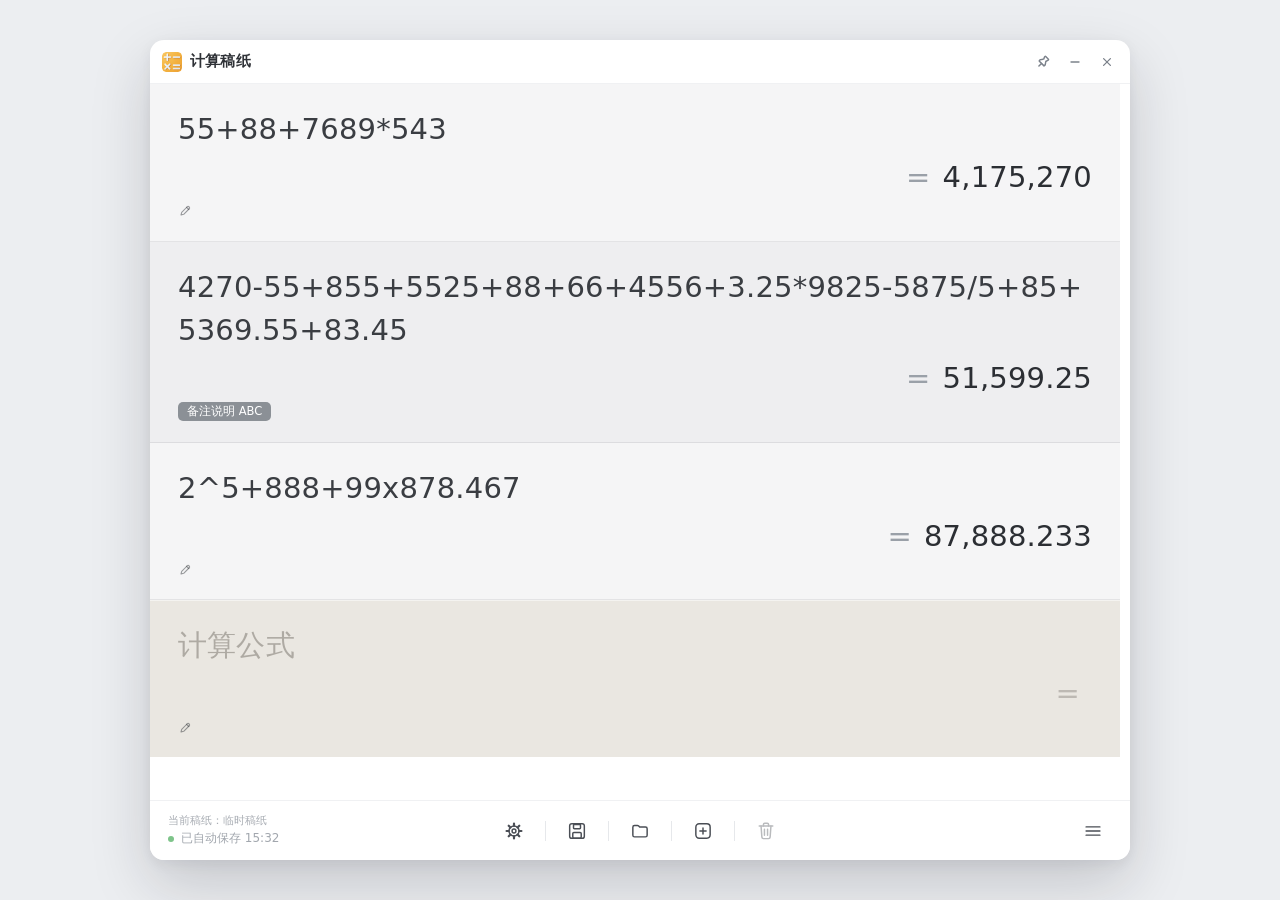
<file: wwwroot/index.html>
<!DOCTYPE html>
<html lang="zh-CN">
<head>
<meta charset="UTF-8">
<meta name="viewport" content="width=device-width, initial-scale=1">
<title>计算稿纸</title>
<link rel="icon" href="data:image/svg+xml,%3Csvg xmlns='http://www.w3.org/2000/svg' viewBox='0 0 24 24'%3E%3Crect width='24' height='24' rx='6' fill='%23f7902e'/%3E%3Cpath d='M6 17c2.2-4.6 4.6-7.2 7.2-7.8M10 19c1.4-3.6 3.2-6 5.4-7.2M15 17.5c.9-1.6 2-2.8 3.3-3.6' stroke='%23fff' stroke-width='2' fill='none' stroke-linecap='round'/%3E%3C/svg%3E">
<link rel="stylesheet" href="style.css">
</head>
<body>
<!--
  说明：本文件既是「设计稿」，也是正式程序的界面底座。
  · 设计稿模式（浏览器直接打开）：.desk 呈现灰底 + 卡片窗口，便于查看阴影与圆角。
  · 应用模式（WebView2 宿主加载时，body 会带 app-mode 类）：铺满窗口，无灰底。
-->
<div class="desk">
  <div id="app" class="window">

    <!-- 标题栏 -->
    <header class="titlebar" id="titlebar">
      <div class="titlebar__brand">
        <img class="brand-icon" src="assets/icon.png" alt="">
        <span class="brand-name">计算稿纸</span>
      </div>
      <div class="titlebar__actions">
        <button class="win-btn win-btn--pin" type="button" data-tip="窗口置顶" aria-label="窗口置顶" aria-pressed="false">
          <svg class="win-btn__icon" viewBox="0 0 24 24" width="14" height="14" fill="none" stroke="currentColor" stroke-width="2.5" stroke-linecap="round" stroke-linejoin="round" aria-hidden="true">
            <path d="M7.8 3.1C7.8 2.55 8.25 2.1 8.8 2.1H15.2C15.75 2.1 16.2 2.55 16.2 3.1C16.2 4.7 15.4 5.7 14.55 7.5C14.55 8.3 18.1 12.1 18.1 12.9C18.1 14.34 17.79 15.5 17.9 15.5H6.1C5.99 15.5 5.9 14.34 5.9 12.9C5.9 12.1 9.45 8.3 9.45 7.5C8.6 5.7 7.8 4.7 7.8 3.1Z"/>
            <path d="M12 15.5V21.9"/>
          </svg>
        </button>
        <button class="win-btn win-btn--min" type="button" data-tip="最小化" aria-label="最小化">
          <svg viewBox="0 0 12 12" width="12" height="12"><path d="M2 6h8" stroke="currentColor" stroke-width="1.3" stroke-linecap="round"/></svg>
        </button>
        <button class="win-btn win-btn--close" type="button" data-tip="关闭" aria-label="关闭">
          <svg viewBox="0 0 12 12" width="12" height="12"><path d="M2.6 2.6l6.8 6.8M9.4 2.6l-6.8 6.8" stroke="currentColor" stroke-width="1.3" stroke-linecap="round"/></svg>
        </button>
      </div>
    </header>

    <!-- 工作区：左侧条格纸 + 右侧运算菜单抽屉（抽屉推开稿纸而非遮挡）。
         条格由 wwwroot/app.js 动态渲染；抽屉由 wwwroot/menu.js 控制。 -->
    <div class="workspace" id="workspace">
      <!-- 条格纸主体（条格由 wwwroot/app.js 动态渲染） -->
      <main class="paper" id="paper"></main>

      <!-- 运算菜单抽屉（默认收起；宽度恒定 280px，从右边缘滑出 + 淡入） -->
      <aside class="menu-drawer" id="menu-drawer" aria-hidden="true" aria-label="运算与函数">
        <div class="menu-drawer__head">
          <span class="menu-drawer__title" id="menu-drawer-title">运算与函数</span>
          <span class="menu-drawer__hint" id="menu-drawer-hint" hidden>排序中 · 拖动气泡调整本行顺序，拖动行首抓手或行尾空白调整整行</span>
        </div>
        <div class="menu-drawer__body" id="menu-chips"></div>
        <!-- 排序模式底部：重置 / 保存（默认隐藏，仅排序模式可见；位于抽屉底、菜单键上方） -->
        <div class="menu-drawer__foot" id="menu-drawer-foot" hidden>
          <button class="menu-sort-btn menu-sort-btn--ghost" id="menu-sort-reset" type="button">重置</button>
          <button class="menu-sort-btn menu-sort-btn--primary" id="menu-sort-save" type="button">保存</button>
        </div>
      </aside>
    </div>

    <!-- 底部功能栏 -->
    <footer class="toolbar">
      <!-- 左下角信息区：上方一行「当前稿纸文件名」，下方一行状态提示（绿点 + 文字）。
           文件名与状态文字均由 wwwroot/persist.js 刷新。 -->
      <div class="toolbar__info">
        <div class="toolbar__filename" id="paper-filename">当前稿纸：临时稿纸</div>
        <div class="toolbar__status">
          <span class="status-dot" aria-hidden="true"></span>
          <span class="status-text">已自动保存 15:32</span>
        </div>
      </div>
      <div class="toolbar__actions">
        <button class="tool tool--icon" type="button" data-tip="设置" aria-label="设置" data-action="settings">
          <svg viewBox="0 0 24 24" fill="none" stroke="currentColor" stroke-width="1.6" stroke-linecap="round">
            <circle cx="12" cy="12" r="5.5"/>
            <circle cx="12" cy="12" r="2.1"/>
            <path d="M17.5 12h2.6M12 17.5v2.6M6.5 12H3.9M12 6.5V3.9M15.9 15.9l1.84 1.84M8.1 15.9l-1.84 1.84M15.9 8.1l1.84-1.84M8.1 8.1 6.26 6.26" stroke-width="2.4"/>
          </svg>
        </button>
        <span class="sep" aria-hidden="true"></span>
        <button class="tool tool--icon" type="button" data-tip="另存稿纸" aria-label="另存稿纸" data-action="saveAs">
          <svg viewBox="0 0 24 24" fill="none" stroke="currentColor" stroke-width="1.6" stroke-linecap="round" stroke-linejoin="round">
            <rect x="4" y="4" width="16" height="16" rx="2.4"/>
            <rect x="8.2" y="4.8" width="7.6" height="4.8" rx="0.8"/>
            <rect x="7.4" y="13.6" width="9.2" height="6.2" rx="1.2"/>
          </svg>
        </button>
        <span class="sep" aria-hidden="true"></span>
        <button class="tool tool--icon" type="button" data-tip="加载稿纸" aria-label="加载稿纸" data-action="open">
          <svg viewBox="0 0 24 24" fill="none" stroke="currentColor" stroke-width="1.6" stroke-linecap="round" stroke-linejoin="round">
            <path d="M4.2 7.8c0-1 .8-1.8 1.8-1.8h3.2c.5 0 1 .2 1.4.6l1 1.1h6.4c1 0 1.8.8 1.8 1.8v7.1c0 1-.8 1.8-1.8 1.8H6c-1 0-1.8-.8-1.8-1.8z"/>
          </svg>
        </button>
        <span class="sep" aria-hidden="true"></span>
        <button class="tool tool--icon" type="button" data-tip="新建稿纸" aria-label="新建稿纸" data-action="new">
          <svg viewBox="0 0 24 24" fill="none" stroke="currentColor" stroke-width="1.6" stroke-linecap="round" stroke-linejoin="round">
            <rect x="4.2" y="4.2" width="15.6" height="15.6" rx="3.6"/>
            <path d="M12 8.6v6.8M8.6 12h6.8"/>
          </svg>
        </button>
        <span class="sep" aria-hidden="true"></span>
        <button class="tool tool--icon tool--danger" type="button" data-tip="删除稿纸" aria-label="删除稿纸" aria-disabled="true" data-action="deletePaper">
          <svg viewBox="0 0 24 24" fill="none" stroke="currentColor" stroke-width="1.6" stroke-linecap="round" stroke-linejoin="round">
            <path d="M4.6 6.6h14.8"/>
            <path d="M9.2 6.6V5a1.4 1.4 0 0 1 1.4-1.4h2.8A1.4 1.4 0 0 1 14.8 5v1.6"/>
            <path d="M6.6 6.6l.9 12.1a1.7 1.7 0 0 0 1.7 1.6h5.6a1.7 1.7 0 0 0 1.7-1.6l.9-12.1"/>
            <path d="M10.3 10.2v6.4M13.7 10.2v6.4"/>
          </svg>
        </button>
      </div>
      <!-- 右下角运算菜单键（三条横杠，风格与左侧底栏图标一致；由 wwwroot/menu.js 接线）。
           位置为底栏右端，距窗口右缘 18px、下缘 11px，避开右/下/右下角的缩放热区。 -->
      <div class="toolbar__spacer">
        <button class="tool tool--icon menu-toggle" id="menu-toggle" type="button"
                data-tip="运算符号" aria-label="运算菜单" aria-haspopup="true" aria-expanded="false">
          <svg viewBox="0 0 24 24" fill="none" stroke="currentColor" stroke-width="1.6" stroke-linecap="round">
            <path d="M4.5 7.5h15"/>
            <path d="M4.5 12h15"/>
            <path d="M4.5 16.5h15"/>
          </svg>
        </button>
      </div>
    </footer>

    <!-- 设置浮层（默认隐藏；显隐与回显由 wwwroot/settings.js 控制）
         复用 style.css 中既有的 .settings-card / .settings-item / .segmented / .switch 类 -->
    <div class="settings-card" id="settings-card" hidden>
      <div class="settings-card__title settings-card__title--row">
        <span>设置</span>
        <button class="settings-close" id="settings-close" type="button" data-tip="关闭设置" aria-label="关闭设置">
          <svg viewBox="0 0 12 12" width="12" height="12"><path d="M2.6 2.6l6.8 6.8M9.4 2.6l-6.8 6.8" stroke="currentColor" stroke-width="1.3" stroke-linecap="round"/></svg>
        </button>
      </div>

      <div class="settings-item">
        <span>三角函数</span>
        <div class="segmented" id="settings-angle">
          <span id="settings-angle-deg" data-angle="deg">角度</span>
          <span id="settings-angle-rad" data-angle="rad">弧度</span>
        </div>
      </div>

      <div class="settings-item">
        <span>结果千分位</span>
        <span class="switch" id="settings-grouping" role="switch" aria-checked="true" aria-label="结果千分位" tabindex="0" data-tip="结果千分位"></span>
      </div>

      <div class="settings-item">
        <span>开机自启动</span>
        <span class="switch" id="settings-boot" role="switch" aria-checked="false" aria-label="开机自启动" tabindex="0" data-tip="开机自启动"></span>
      </div>

      <!-- 全局快捷键（本轮改为单值）：可录制的取值胶囊 + 重置为 Alt+C -->
      <div class="settings-item">
        <span>全局快捷键</span>
        <span class="hotkey-box">
          <button class="hotkey-pill" id="settings-hotkey-key" type="button" data-tip="点击后按下新的快捷键">未设置</button>
          <button class="hotkey-reset" id="settings-hotkey-reset" type="button" data-tip="重置为 Alt+C" aria-label="重置为 Alt+C">重置</button>
        </span>
      </div>

      <div class="settings-hint" id="settings-hotkey-hint" hidden></div>
      <div class="settings-hint" id="settings-hotkey-error" hidden></div>
    </div>

    <!-- 应用内确认弹窗（默认隐藏；结构与视觉复用设置面板，由 wwwroot/confirm.js 控制。
         标题由 ConfirmBox.open 的第三个参数按场景改写） -->
    <div class="settings-card confirm-card" id="confirm-card" hidden role="dialog" aria-labelledby="confirm-title">
      <div class="settings-card__title" id="confirm-title">删除稿纸</div>
      <div class="confirm-card__body" id="confirm-message">确定删除当前稿纸文件吗？文件会被放入回收站（可从回收站恢复），界面将回到临时稿纸。</div>
      <div class="confirm-card__actions">
        <button class="confirm-btn confirm-btn--ghost" id="confirm-cancel" type="button">取消</button>
        <button class="confirm-btn confirm-btn--danger" id="confirm-confirm" type="button">确认删除</button>
      </div>
    </div>

  </div>
</div>
<script src="bridge.js"></script>
<script src="calc-engine.js"></script>
<script src="app.js"></script>
<script src="tooltip.js"></script>
<script src="confirm.js"></script>
<script src="persist.js"></script>
<script src="settings.js"></script>
<script src="menu.js"></script>
</body>
</html>
</file>
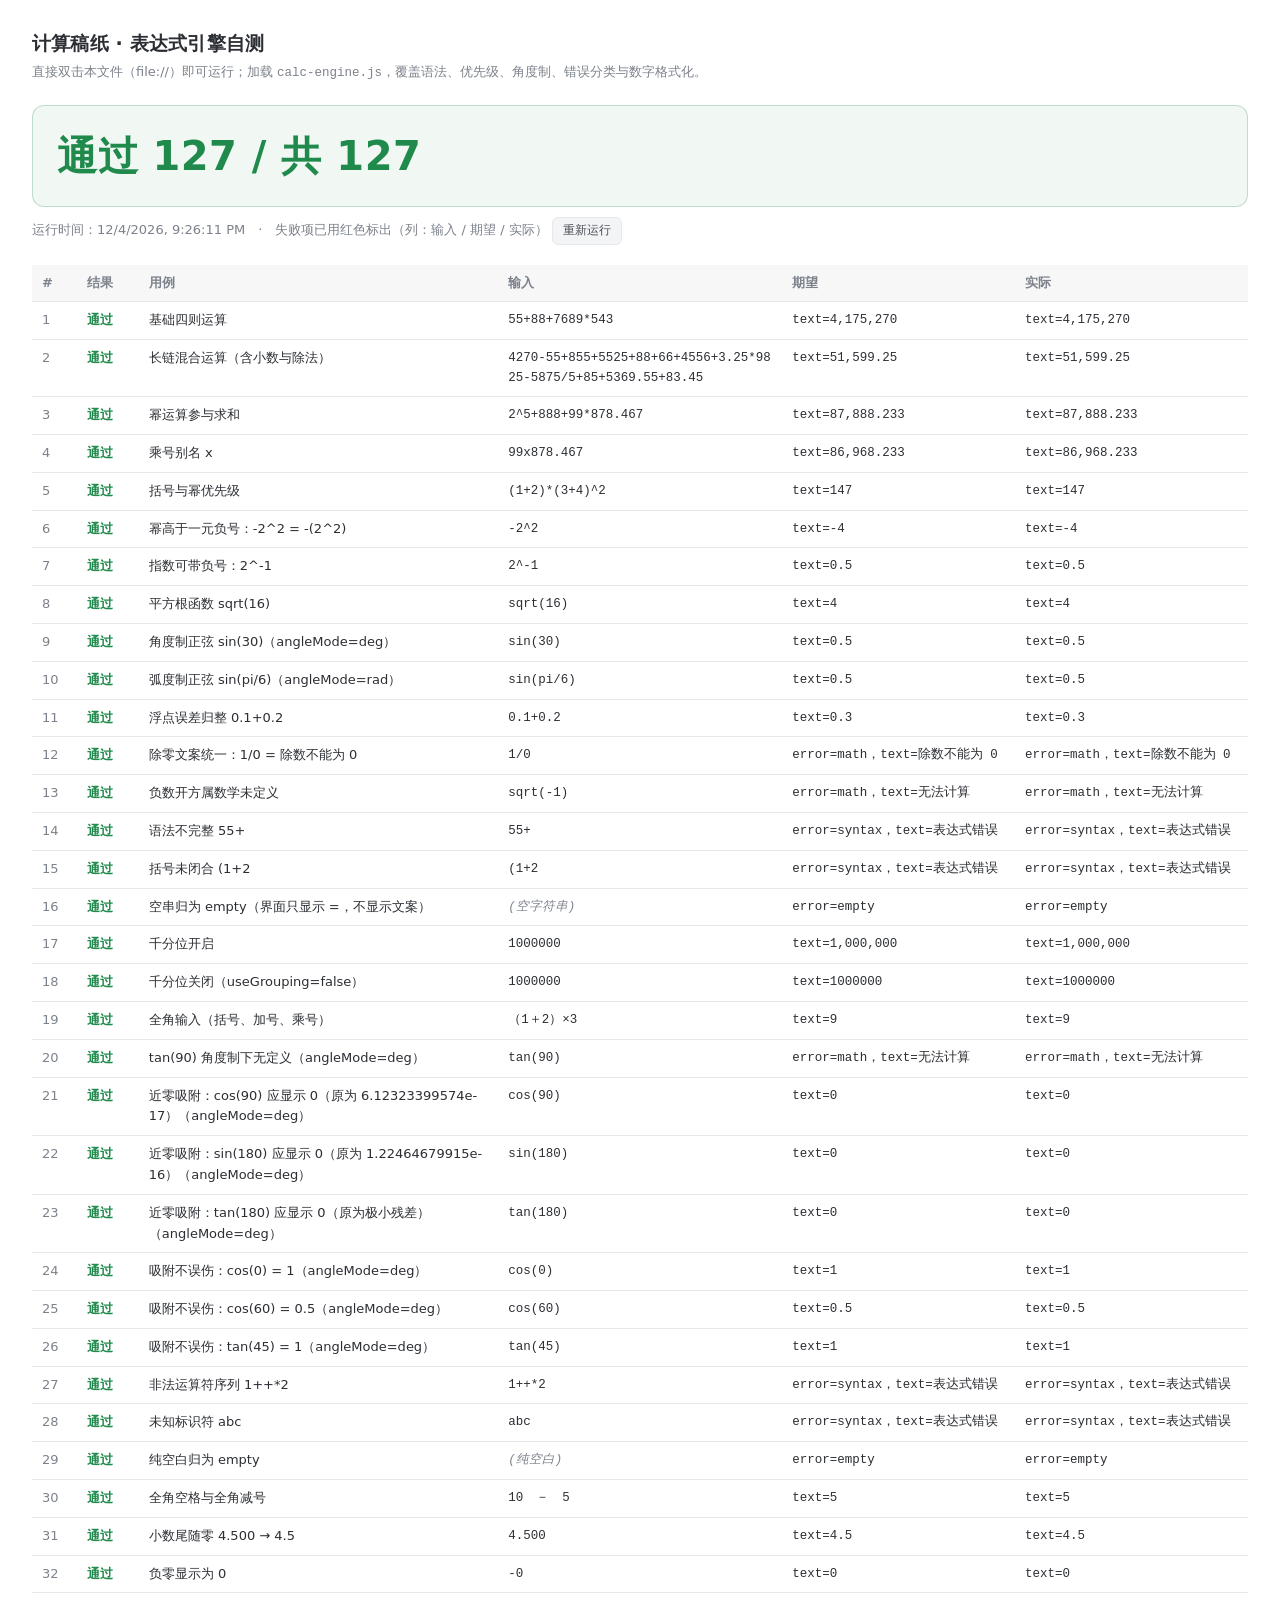
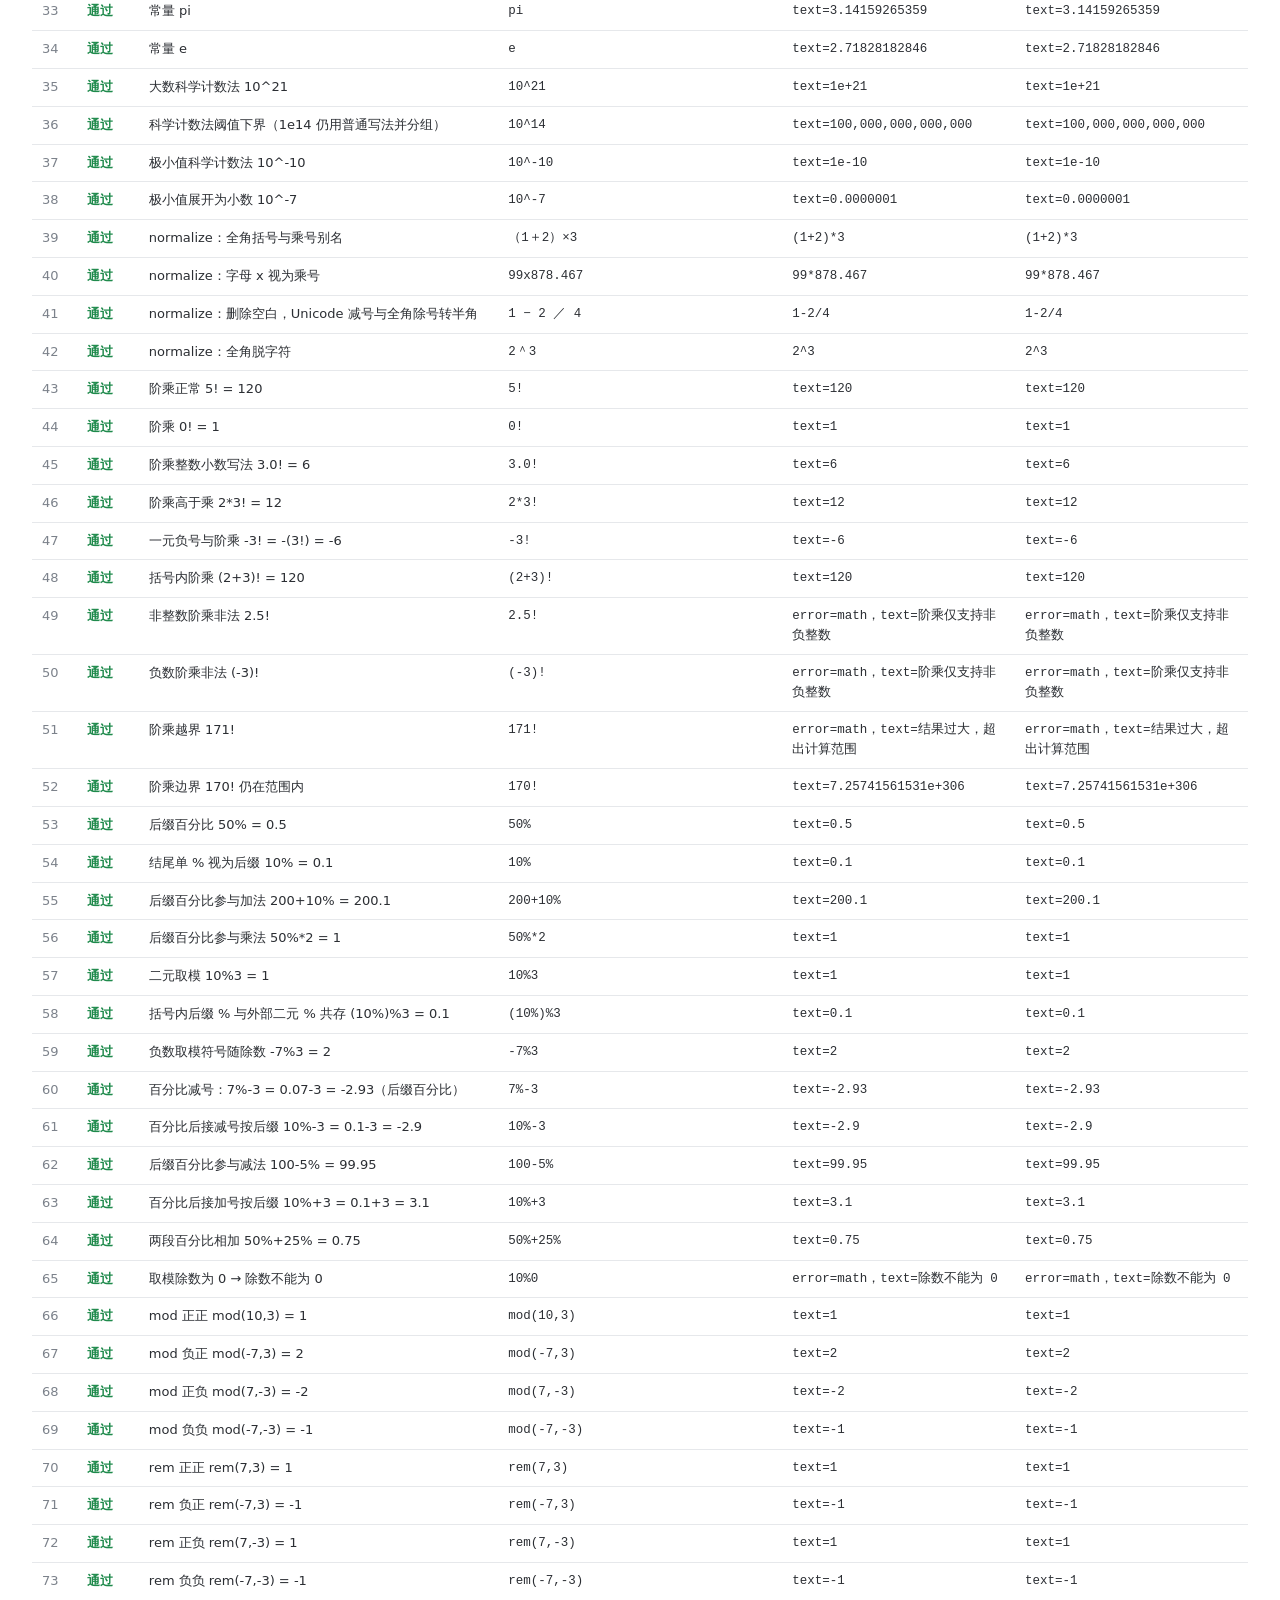
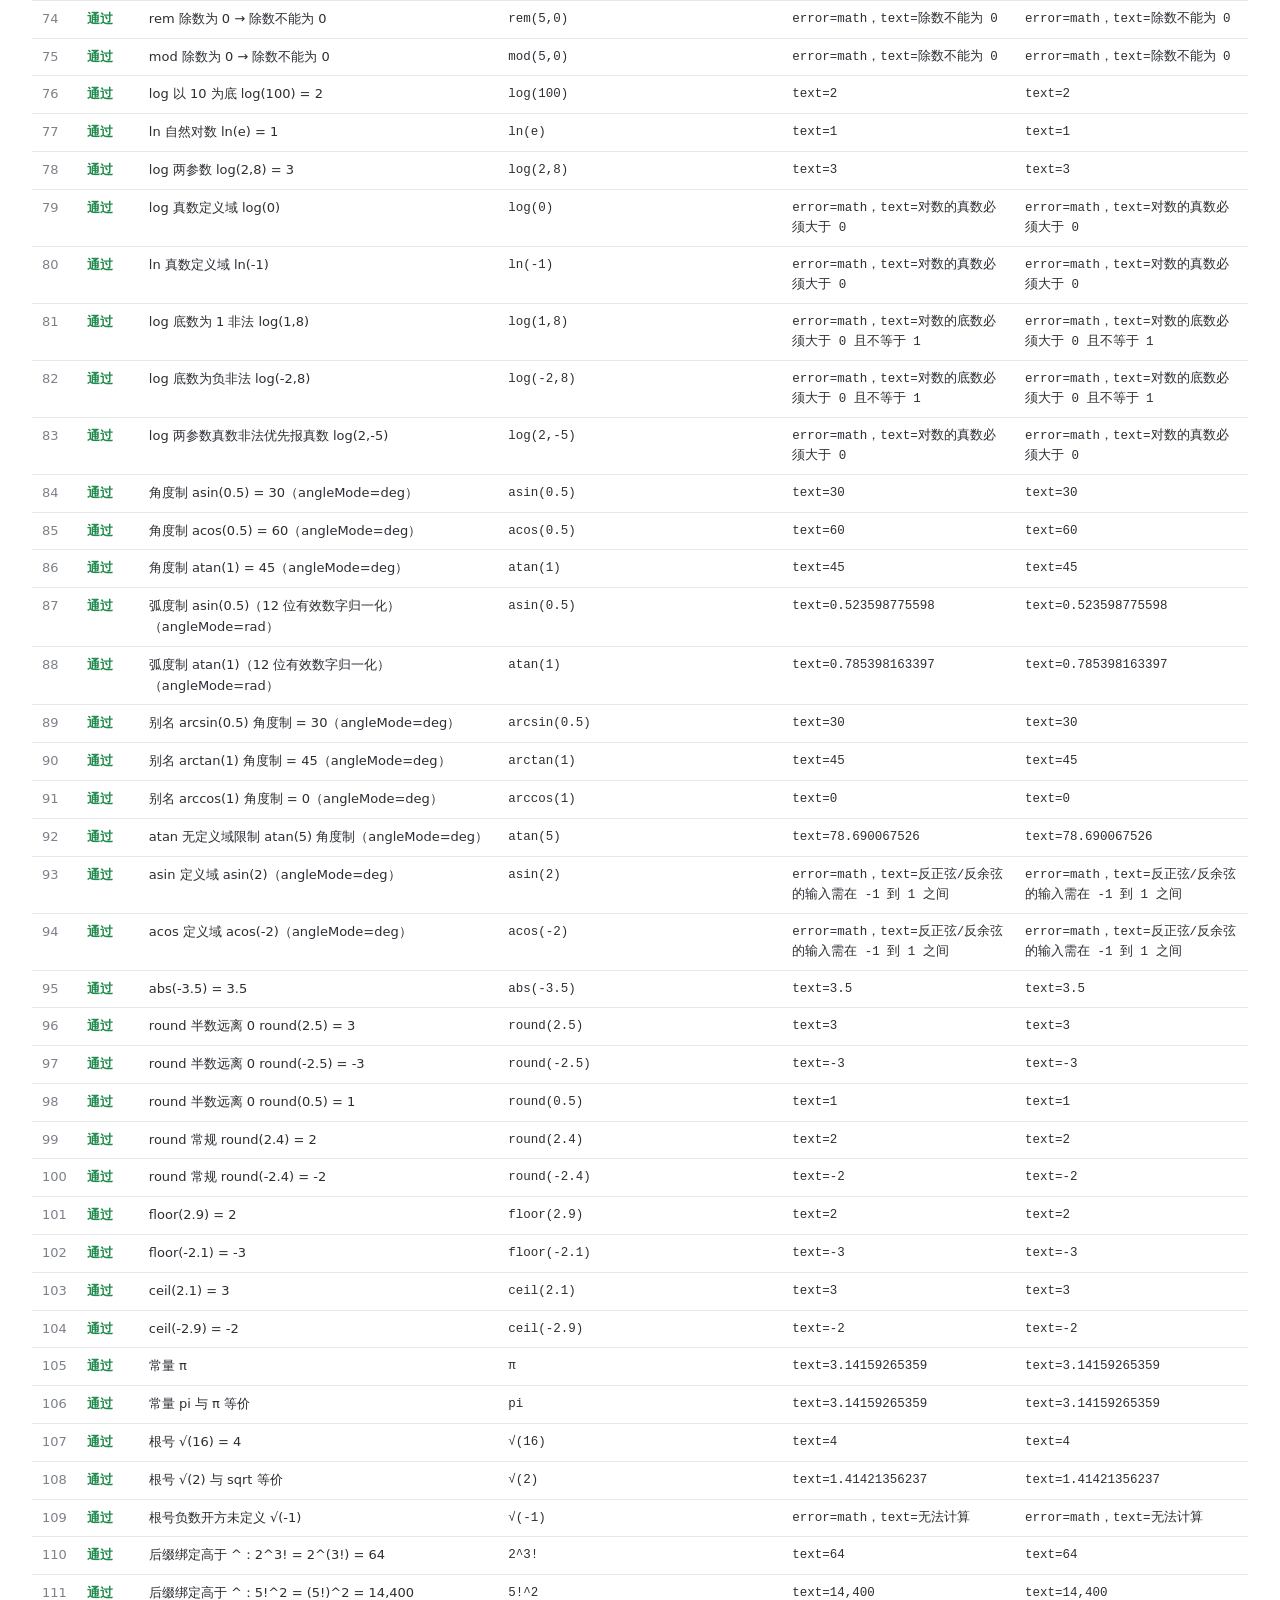
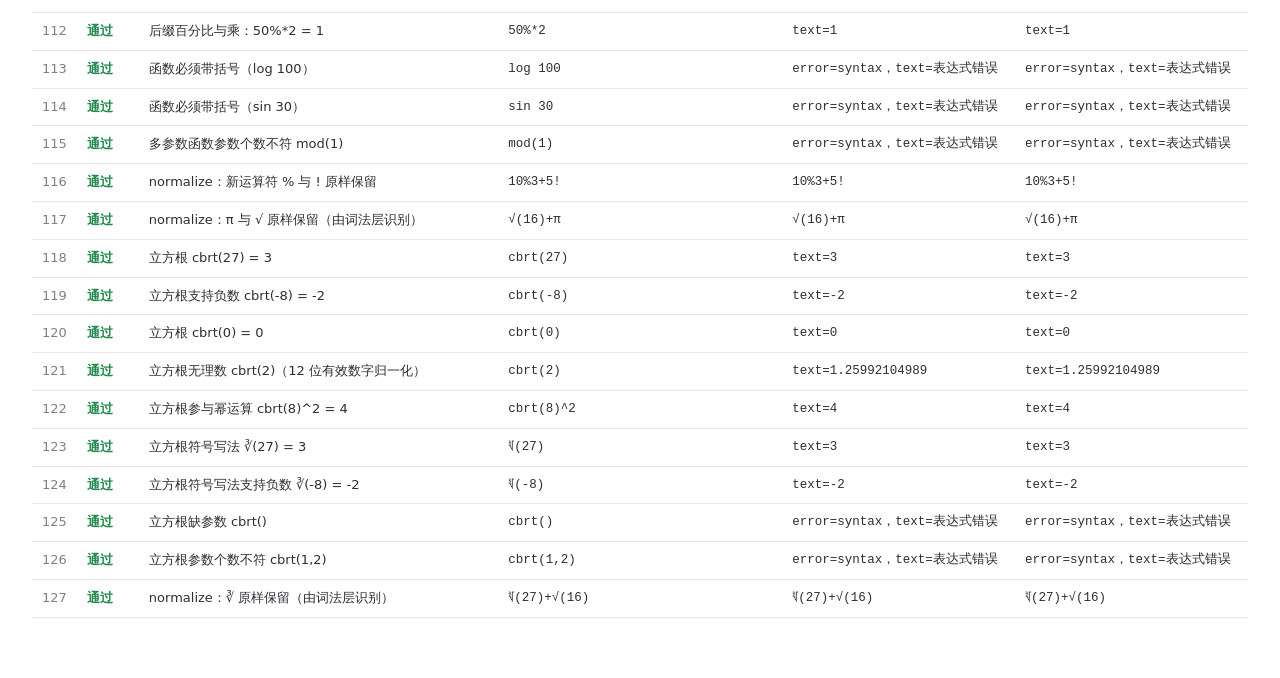
<file: wwwroot/tests.html>
<!DOCTYPE html>
<html lang="zh-CN">
<head>
<meta charset="UTF-8">
<meta name="viewport" content="width=device-width, initial-scale=1">
<title>计算稿纸 · 表达式引擎自测</title>
<style>
  :root {
    --font-ui: "Segoe UI", "Microsoft YaHei UI", "Microsoft YaHei", system-ui, -apple-system, sans-serif;
    --font-mono: Consolas, "Cascadia Mono", "Courier New", monospace;
    --fg: #2b2e33;
    --fg-dim: #7c828b;
    --line: #e6e8eb;
    --bg: #f7f7f8;
    --pass: #1f8a4c;
    --fail: #c62f34;
    --fail-bg: #fff5f5;
  }
  * { box-sizing: border-box; }
  body {
    margin: 0;
    padding: 28px 32px 60px;
    background: #fff;
    color: var(--fg);
    font-family: var(--font-ui);
    font-size: 14px;
    line-height: 1.6;
  }
  h1 { margin: 0 0 4px; font-size: 19px; font-weight: 600; letter-spacing: .2px; }
  .sub { color: var(--fg-dim); font-size: 13px; margin-bottom: 22px; }

  /* 顶部大字结论 */
  .verdict {
    font-size: 40px;
    font-weight: 700;
    letter-spacing: .5px;
    padding: 18px 24px;
    border-radius: 12px;
    background: var(--bg);
    border: 1px solid var(--line);
    margin-bottom: 10px;
  }
  .verdict.pass { color: var(--pass); border-color: rgba(31, 138, 76, .25); background: rgba(31, 138, 76, .06); }
  .verdict.fail { color: var(--fail); border-color: rgba(198, 47, 52, .28); background: var(--fail-bg); }
  .meta { color: var(--fg-dim); font-size: 13px; margin-bottom: 20px; }
  .meta button {
    font: inherit; font-size: 12px; color: #4a4e55; background: #f3f4f6;
    border: 1px solid var(--line); border-radius: 6px; padding: 3px 10px; cursor: pointer;
  }
  .meta button:hover { background: #ebedf0; }

  .fatal {
    display: none; color: var(--fail); background: var(--fail-bg);
    border: 1px solid rgba(198, 47, 52, .3); border-radius: 10px;
    padding: 14px 18px; margin-bottom: 18px; font-size: 15px; font-weight: 600;
  }

  table { width: 100%; border-collapse: collapse; font-size: 13px; }
  th, td { text-align: left; vertical-align: top; padding: 8px 10px; border-bottom: 1px solid var(--line); }
  th { font-weight: 600; color: var(--fg-dim); background: var(--bg); white-space: nowrap; }
  td.num { color: var(--fg-dim); width: 44px; }
  td.state { width: 62px; white-space: nowrap; font-weight: 600; }
  td.state.ok { color: var(--pass); }
  td.state.bad { color: var(--fail); }
  .mono { font-family: var(--font-mono); font-size: 12.5px; word-break: break-all; }
  tr.fail { background: var(--fail-bg); }
  tr.fail td { color: var(--fail); }
  tr.fail td.num { color: var(--fail); }
  .empty-hint { color: var(--fg-dim); font-style: italic; }
  tr.fail .empty-hint { color: var(--fail); }
  .tag { color: var(--fg-dim); font-size: 12px; }
  tr.fail .tag { color: var(--fail); }
</style>
</head>
<body>

<h1>计算稿纸 · 表达式引擎自测</h1>
<div class="sub">直接双击本文件（file://）即可运行；加载 <span class="mono">calc-engine.js</span>，覆盖语法、优先级、角度制、错误分类与数字格式化。</div>

<div class="verdict" id="verdict">运行中…</div>
<div class="meta">
  <span id="timestamp"></span>
  <button type="button" id="rerun">重新运行</button>
</div>

<div class="fatal" id="fatal"></div>

<table>
  <thead>
    <tr>
      <th>#</th>
      <th>结果</th>
      <th>用例</th>
      <th>输入</th>
      <th>期望</th>
      <th>实际</th>
    </tr>
  </thead>
  <tbody id="tbody"></tbody>
</table>

<!-- 引擎：传统脚本（非 ES Module），file:// 下不会被 CORS 拦截 -->
<script src="calc-engine.js"></script>
<script>
/* ==========================================================================
   用例数据：kind='result' 用 CalcEngine.formatResult 比对；
             kind='normalize' 比对 CalcEngine.normalize 的返回值。
   每条 result 用例：expectText 为期望的 text；expectError 为期望的 error 分类。
   ========================================================================== */
var CALC_TEST_CASES = [
  /* ---- 题面指定的 14 组核心用例 ---- */
  { desc: '基础四则运算', kind: 'result', input: '55+88+7689*543', expectText: '4,175,270' },
  { desc: '长链混合运算（含小数与除法）', kind: 'result', input: '4270-55+855+5525+88+66+4556+3.25*9825-5875/5+85+5369.55+83.45', expectText: '51,599.25' },
  { desc: '幂运算参与求和', kind: 'result', input: '2^5+888+99*878.467', expectText: '87,888.233' },
  { desc: '乘号别名 x', kind: 'result', input: '99x878.467', expectText: '86,968.233' },
  { desc: '括号与幂优先级', kind: 'result', input: '(1+2)*(3+4)^2', expectText: '147' },
  { desc: '幂高于一元负号：-2^2 = -(2^2)', kind: 'result', input: '-2^2', expectText: '-4' },
  { desc: '指数可带负号：2^-1', kind: 'result', input: '2^-1', expectText: '0.5' },
  { desc: '平方根函数 sqrt(16)', kind: 'result', input: 'sqrt(16)', expectText: '4' },
  { desc: '角度制正弦 sin(30)', kind: 'result', input: 'sin(30)', options: { angleMode: 'deg' }, expectText: '0.5' },
  { desc: '弧度制正弦 sin(pi/6)', kind: 'result', input: 'sin(pi/6)', options: { angleMode: 'rad' }, expectText: '0.5' },
  { desc: '浮点误差归整 0.1+0.2', kind: 'result', input: '0.1+0.2', expectText: '0.3' },
  { desc: '除零文案统一：1/0 = 除数不能为 0', kind: 'result', input: '1/0', expectError: 'math', expectText: '除数不能为 0' },
  { desc: '负数开方属数学未定义', kind: 'result', input: 'sqrt(-1)', expectError: 'math', expectText: '无法计算' },
  { desc: '语法不完整 55+', kind: 'result', input: '55+', expectError: 'syntax', expectText: '表达式错误' },
  { desc: '括号未闭合 (1+2', kind: 'result', input: '(1+2', expectError: 'syntax', expectText: '表达式错误' },
  { desc: '空串归为 empty（界面只显示 =，不显示文案）', kind: 'result', input: '', expectError: 'empty' },
  { desc: '千分位开启', kind: 'result', input: '1000000', expectText: '1,000,000' },
  { desc: '千分位关闭', kind: 'result', input: '1000000', options: { useGrouping: false }, expectText: '1000000' },
  { desc: '全角输入（括号、加号、乘号）', kind: 'result', input: '（1＋2）×3', expectText: '9' },

  /* ---- 其余硬性要求：错误分类、角度制、格式化边界 ---- */
  { desc: 'tan(90) 角度制下无定义', kind: 'result', input: 'tan(90)', options: { angleMode: 'deg' }, expectError: 'math', expectText: '无法计算' },

  /* ---- 整 90° 倍角的近零吸附（浮点残差归 0），以及不受影响的常规值 ---- */
  { desc: '近零吸附：cos(90) 应显示 0（原为 6.12323399574e-17）', kind: 'result', input: 'cos(90)', options: { angleMode: 'deg' }, expectText: '0' },
  { desc: '近零吸附：sin(180) 应显示 0（原为 1.22464679915e-16）', kind: 'result', input: 'sin(180)', options: { angleMode: 'deg' }, expectText: '0' },
  { desc: '近零吸附：tan(180) 应显示 0（原为极小残差）', kind: 'result', input: 'tan(180)', options: { angleMode: 'deg' }, expectText: '0' },
  { desc: '吸附不误伤：cos(0) = 1', kind: 'result', input: 'cos(0)', options: { angleMode: 'deg' }, expectText: '1' },
  { desc: '吸附不误伤：cos(60) = 0.5', kind: 'result', input: 'cos(60)', options: { angleMode: 'deg' }, expectText: '0.5' },
  { desc: '吸附不误伤：tan(45) = 1', kind: 'result', input: 'tan(45)', options: { angleMode: 'deg' }, expectText: '1' },

  { desc: '非法运算符序列 1++*2', kind: 'result', input: '1++*2', expectError: 'syntax', expectText: '表达式错误' },
  { desc: '未知标识符 abc', kind: 'result', input: 'abc', expectError: 'syntax', expectText: '表达式错误' },
  { desc: '纯空白归为 empty', kind: 'result', input: '   ', expectError: 'empty' },
  { desc: '全角空格与全角减号', kind: 'result', input: '10\u3000\uff0d\u30005', expectText: '5' },
  { desc: '小数尾随零 4.500 → 4.5', kind: 'result', input: '4.500', expectText: '4.5' },
  { desc: '负零显示为 0', kind: 'result', input: '-0', expectText: '0' },
  { desc: '常量 pi', kind: 'result', input: 'pi', expectText: '3.14159265359' },
  { desc: '常量 e', kind: 'result', input: 'e', expectText: '2.71828182846' },
  { desc: '大数科学计数法 10^21', kind: 'result', input: '10^21', expectText: '1e+21' },
  { desc: '科学计数法阈值下界（1e14 仍用普通写法并分组）', kind: 'result', input: '10^14', expectText: '100,000,000,000,000' },
  { desc: '极小值科学计数法 10^-10', kind: 'result', input: '10^-10', expectText: '1e-10' },
  { desc: '极小值展开为小数 10^-7', kind: 'result', input: '10^-7', expectText: '0.0000001' },

  /* ---- normalize 归一化函数 ---- */
  { desc: 'normalize：全角括号与乘号别名', kind: 'normalize', input: '（1＋2）×3', expectText: '(1+2)*3' },
  { desc: 'normalize：字母 x 视为乘号', kind: 'normalize', input: '99x878.467', expectText: '99*878.467' },
  { desc: 'normalize：删除空白，Unicode 减号与全角除号转半角', kind: 'normalize', input: '1 \u2212 2 \uff0f 4', expectText: '1-2/4' },
  { desc: 'normalize：全角脱字符', kind: 'normalize', input: '2\uff3e3', expectText: '2^3' },

  /* ==========================================================================
     新增用例：后缀 ! 阶乘 / 后缀 % 百分比 / 二元 % 与 mod、rem /
     log、ln；反三角函数（角度制与弧度制）；abs/round/floor/ceil；π、√
     ========================================================================== */

  /* ---- 1. 后缀阶乘 ! ---- */
  { desc: '阶乘正常 5! = 120', kind: 'result', input: '5!', expectText: '120' },
  { desc: '阶乘 0! = 1', kind: 'result', input: '0!', expectText: '1' },
  { desc: '阶乘整数小数写法 3.0! = 6', kind: 'result', input: '3.0!', expectText: '6' },
  { desc: '阶乘高于乘 2*3! = 12', kind: 'result', input: '2*3!', expectText: '12' },
  { desc: '一元负号与阶乘 -3! = -(3!) = -6', kind: 'result', input: '-3!', expectText: '-6' },
  { desc: '括号内阶乘 (2+3)! = 120', kind: 'result', input: '(2+3)!', expectText: '120' },
  { desc: '非整数阶乘非法 2.5!', kind: 'result', input: '2.5!', expectError: 'math', expectText: '阶乘仅支持非负整数' },
  { desc: '负数阶乘非法 (-3)!', kind: 'result', input: '(-3)!', expectError: 'math', expectText: '阶乘仅支持非负整数' },
  { desc: '阶乘越界 171!', kind: 'result', input: '171!', expectError: 'math', expectText: '结果过大，超出计算范围' },
  { desc: '阶乘边界 170! 仍在范围内', kind: 'result', input: '170!', expectText: '7.25741561531e+306' },

  /* ---- 2. 后缀 % 百分比 与 二元 % 取模的自动区分 ---- */
  { desc: '后缀百分比 50% = 0.5', kind: 'result', input: '50%', expectText: '0.5' },
  { desc: '结尾单 % 视为后缀 10% = 0.1', kind: 'result', input: '10%', expectText: '0.1' },
  { desc: '后缀百分比参与加法 200+10% = 200.1', kind: 'result', input: '200+10%', expectText: '200.1' },
  { desc: '后缀百分比参与乘法 50%*2 = 1', kind: 'result', input: '50%*2', expectText: '1' },
  { desc: '二元取模 10%3 = 1', kind: 'result', input: '10%3', expectText: '1' },
  { desc: '括号内后缀 % 与外部二元 % 共存 (10%)%3 = 0.1', kind: 'result', input: '(10%)%3', expectText: '0.1' },
  { desc: '负数取模符号随除数 -7%3 = 2', kind: 'result', input: '-7%3', expectText: '2' },
  { desc: '百分比减号：7%-3 = 0.07-3 = -2.93（后缀百分比）', kind: 'result', input: '7%-3', expectText: '-2.93' },
  { desc: '百分比后接减号按后缀 10%-3 = 0.1-3 = -2.9', kind: 'result', input: '10%-3', expectText: '-2.9' },
  { desc: '后缀百分比参与减法 100-5% = 99.95', kind: 'result', input: '100-5%', expectText: '99.95' },
  { desc: '百分比后接加号按后缀 10%+3 = 0.1+3 = 3.1', kind: 'result', input: '10%+3', expectText: '3.1' },
  { desc: '两段百分比相加 50%+25% = 0.75', kind: 'result', input: '50%+25%', expectText: '0.75' },
  { desc: '取模除数为 0 → 除数不能为 0', kind: 'result', input: '10%0', expectError: 'math', expectText: '除数不能为 0' },

  /* ---- 3. mod / rem 四种符号组合 ---- */
  { desc: 'mod 正正 mod(10,3) = 1', kind: 'result', input: 'mod(10,3)', expectText: '1' },
  { desc: 'mod 负正 mod(-7,3) = 2', kind: 'result', input: 'mod(-7,3)', expectText: '2' },
  { desc: 'mod 正负 mod(7,-3) = -2', kind: 'result', input: 'mod(7,-3)', expectText: '-2' },
  { desc: 'mod 负负 mod(-7,-3) = -1', kind: 'result', input: 'mod(-7,-3)', expectText: '-1' },
  { desc: 'rem 正正 rem(7,3) = 1', kind: 'result', input: 'rem(7,3)', expectText: '1' },
  { desc: 'rem 负正 rem(-7,3) = -1', kind: 'result', input: 'rem(-7,3)', expectText: '-1' },
  { desc: 'rem 正负 rem(7,-3) = 1', kind: 'result', input: 'rem(7,-3)', expectText: '1' },
  { desc: 'rem 负负 rem(-7,-3) = -1', kind: 'result', input: 'rem(-7,-3)', expectText: '-1' },
  { desc: 'rem 除数为 0 → 除数不能为 0', kind: 'result', input: 'rem(5,0)', expectError: 'math', expectText: '除数不能为 0' },
  { desc: 'mod 除数为 0 → 除数不能为 0', kind: 'result', input: 'mod(5,0)', expectError: 'math', expectText: '除数不能为 0' },

  /* ---- 4. log（10 为底）/ ln（自然对数）/ log(b,x) 与定义域 ---- */
  { desc: 'log 以 10 为底 log(100) = 2', kind: 'result', input: 'log(100)', expectText: '2' },
  { desc: 'ln 自然对数 ln(e) = 1', kind: 'result', input: 'ln(e)', expectText: '1' },
  { desc: 'log 两参数 log(2,8) = 3', kind: 'result', input: 'log(2,8)', expectText: '3' },
  { desc: 'log 真数定义域 log(0)', kind: 'result', input: 'log(0)', expectError: 'math', expectText: '对数的真数必须大于 0' },
  { desc: 'ln 真数定义域 ln(-1)', kind: 'result', input: 'ln(-1)', expectError: 'math', expectText: '对数的真数必须大于 0' },
  { desc: 'log 底数为 1 非法 log(1,8)', kind: 'result', input: 'log(1,8)', expectError: 'math', expectText: '对数的底数必须大于 0 且不等于 1' },
  { desc: 'log 底数为负非法 log(-2,8)', kind: 'result', input: 'log(-2,8)', expectError: 'math', expectText: '对数的底数必须大于 0 且不等于 1' },
  { desc: 'log 两参数真数非法优先报真数 log(2,-5)', kind: 'result', input: 'log(2,-5)', expectError: 'math', expectText: '对数的真数必须大于 0' },

  /* ---- 5. 反三角函数：角度制 / 弧度制、别名与定义域 ---- */
  { desc: '角度制 asin(0.5) = 30', kind: 'result', input: 'asin(0.5)', options: { angleMode: 'deg' }, expectText: '30' },
  { desc: '角度制 acos(0.5) = 60', kind: 'result', input: 'acos(0.5)', options: { angleMode: 'deg' }, expectText: '60' },
  { desc: '角度制 atan(1) = 45', kind: 'result', input: 'atan(1)', options: { angleMode: 'deg' }, expectText: '45' },
  { desc: '弧度制 asin(0.5)（12 位有效数字归一化）', kind: 'result', input: 'asin(0.5)', options: { angleMode: 'rad' }, expectText: '0.523598775598' },
  { desc: '弧度制 atan(1)（12 位有效数字归一化）', kind: 'result', input: 'atan(1)', options: { angleMode: 'rad' }, expectText: '0.785398163397' },
  { desc: '别名 arcsin(0.5) 角度制 = 30', kind: 'result', input: 'arcsin(0.5)', options: { angleMode: 'deg' }, expectText: '30' },
  { desc: '别名 arctan(1) 角度制 = 45', kind: 'result', input: 'arctan(1)', options: { angleMode: 'deg' }, expectText: '45' },
  { desc: '别名 arccos(1) 角度制 = 0', kind: 'result', input: 'arccos(1)', options: { angleMode: 'deg' }, expectText: '0' },
  { desc: 'atan 无定义域限制 atan(5) 角度制', kind: 'result', input: 'atan(5)', options: { angleMode: 'deg' }, expectText: '78.690067526' },
  { desc: 'asin 定义域 asin(2)', kind: 'result', input: 'asin(2)', options: { angleMode: 'deg' }, expectError: 'math', expectText: '反正弦/反余弦的输入需在 -1 到 1 之间' },
  { desc: 'acos 定义域 acos(-2)', kind: 'result', input: 'acos(-2)', options: { angleMode: 'deg' }, expectError: 'math', expectText: '反正弦/反余弦的输入需在 -1 到 1 之间' },

  /* ---- 6. 通用函数 abs / round / floor / ceil ---- */
  { desc: 'abs(-3.5) = 3.5', kind: 'result', input: 'abs(-3.5)', expectText: '3.5' },
  { desc: 'round 半数远离 0 round(2.5) = 3', kind: 'result', input: 'round(2.5)', expectText: '3' },
  { desc: 'round 半数远离 0 round(-2.5) = -3', kind: 'result', input: 'round(-2.5)', expectText: '-3' },
  { desc: 'round 半数远离 0 round(0.5) = 1', kind: 'result', input: 'round(0.5)', expectText: '1' },
  { desc: 'round 常规 round(2.4) = 2', kind: 'result', input: 'round(2.4)', expectText: '2' },
  { desc: 'round 常规 round(-2.4) = -2', kind: 'result', input: 'round(-2.4)', expectText: '-2' },
  { desc: 'floor(2.9) = 2', kind: 'result', input: 'floor(2.9)', expectText: '2' },
  { desc: 'floor(-2.1) = -3', kind: 'result', input: 'floor(-2.1)', expectText: '-3' },
  { desc: 'ceil(2.1) = 3', kind: 'result', input: 'ceil(2.1)', expectText: '3' },
  { desc: 'ceil(-2.9) = -2', kind: 'result', input: 'ceil(-2.9)', expectText: '-2' },

  /* ---- 7. 常量 π / pi 与根号 √ ---- */
  { desc: '常量 π', kind: 'result', input: 'π', expectText: '3.14159265359' },
  { desc: '常量 pi 与 π 等价', kind: 'result', input: 'pi', expectText: '3.14159265359' },
  { desc: '根号 √(16) = 4', kind: 'result', input: '√(16)', expectText: '4' },
  { desc: '根号 √(2) 与 sqrt 等价', kind: 'result', input: '√(2)', expectText: '1.41421356237' },
  { desc: '根号负数开方未定义 √(-1)', kind: 'result', input: '√(-1)', expectError: 'math', expectText: '无法计算' },

  /* ---- 8. 优先级组合 ---- */
  { desc: '后缀绑定高于 ^：2^3! = 2^(3!) = 64', kind: 'result', input: '2^3!', expectText: '64' },
  { desc: '后缀绑定高于 ^：5!^2 = (5!)^2 = 14,400', kind: 'result', input: '5!^2', expectText: '14,400' },
  { desc: '后缀百分比与乘：50%*2 = 1', kind: 'result', input: '50%*2', expectText: '1' },

  /* ---- 9. 函数必须带括号 / 参数个数校验 ---- */
  { desc: '函数必须带括号（log 100）', kind: 'result', input: 'log 100', expectError: 'syntax', expectText: '表达式错误' },
  { desc: '函数必须带括号（sin 30）', kind: 'result', input: 'sin 30', expectError: 'syntax', expectText: '表达式错误' },
  { desc: '多参数函数参数个数不符 mod(1)', kind: 'result', input: 'mod(1)', expectError: 'syntax', expectText: '表达式错误' },
  { desc: 'normalize：新运算符 % 与 ! 原样保留', kind: 'normalize', input: '10%3+5!', expectText: '10%3+5!' },
  { desc: 'normalize：π 与 √ 原样保留（由词法层识别）', kind: 'normalize', input: '√(16)+π', expectText: '√(16)+π' },

  /* ---- 10. 立方根 cbrt / ∛（支持负数，负数有实根） ---- */
  { desc: '立方根 cbrt(27) = 3', kind: 'result', input: 'cbrt(27)', expectText: '3' },
  { desc: '立方根支持负数 cbrt(-8) = -2', kind: 'result', input: 'cbrt(-8)', expectText: '-2' },
  { desc: '立方根 cbrt(0) = 0', kind: 'result', input: 'cbrt(0)', expectText: '0' },
  { desc: '立方根无理数 cbrt(2)（12 位有效数字归一化）', kind: 'result', input: 'cbrt(2)', expectText: '1.25992104989' },
  { desc: '立方根参与幂运算 cbrt(8)^2 = 4', kind: 'result', input: 'cbrt(8)^2', expectText: '4' },
  { desc: '立方根符号写法 ∛(27) = 3', kind: 'result', input: '∛(27)', expectText: '3' },
  { desc: '立方根符号写法支持负数 ∛(-8) = -2', kind: 'result', input: '∛(-8)', expectText: '-2' },
  { desc: '立方根缺参数 cbrt()', kind: 'result', input: 'cbrt()', expectError: 'syntax', expectText: '表达式错误' },
  { desc: '立方根参数个数不符 cbrt(1,2)', kind: 'result', input: 'cbrt(1,2)', expectError: 'syntax', expectText: '表达式错误' },
  { desc: 'normalize：∛ 原样保留（由词法层识别）', kind: 'normalize', input: '∛(27)+√(16)', expectText: '∛(27)+√(16)' }
];

/* --------------------------------------------------------------------------
   运行器
   -------------------------------------------------------------------------- */

function esc(s) {
  return String(s)
    .replace(/&/g, '&amp;')
    .replace(/</g, '&lt;')
    .replace(/>/g, '&gt;')
    .replace(/"/g, '&quot;');
}

/* 空白的输入在表格里用可读的占位符展示 */
function showInput(s) {
  if (s === '') return '<span class="empty-hint">(空字符串)</span>';
  if (/^\s+$/.test(s)) return '<span class="empty-hint">(纯空白)</span>';
  return esc(s);
}

/* 期望值的文字描述 */
function expectLabel(c) {
  if (c.kind === 'normalize') return esc(c.expectText);
  var parts = [];
  if (c.expectError) parts.push('error=' + c.expectError);
  if (c.expectText !== undefined) parts.push('text=' + (c.expectText === '' ? '(空)' : c.expectText));
  return esc(parts.join('，'));
}

/* 实际结果的文字描述（与 expectLabel 采用同一口径，便于逐字比对） */
function actualLabel(c, r) {
  if (c.kind === 'normalize') return esc(r.actual);
  if (r.threw) return '<span class="tag">抛出异常：</span>' + esc(r.actual);
  if (r.ok) return esc('text=' + r.actual);
  return esc('error=' + r.actual + (r.text ? '，text=' + r.text : ''));
}

/* 单个 result 用例：绝不让异常逃逸，保证页面永远能完整渲染 */
function runResultCase(c) {
  var out = { threw: false, pass: false, ok: false, error: '', text: '', actual: '' };
  var r;
  try {
    r = window.CalcEngine.formatResult(c.input, c.options);
  } catch (e) {
    out.threw = true;
    out.actual = (e && e.message) ? e.message : String(e);
    return out;
  }
  out.ok = !!r.ok;
  out.error = r.ok ? '' : String(r.error);
  out.text = r.ok ? String(r.text) : (r.text === undefined ? '' : String(r.text));

  /* 判定口径：
     · 给了 expectError 的是错误类用例 —— 要求 ok===false 且 error 相符；
       若同时给了 expectText，还要求错误文案相符。
     · 未给 expectError 的是成功类用例 —— 要求 ok===true 且 text 相符。 */
  var pass;
  if (c.expectError !== undefined) {
    pass = (r.ok === false) && (out.error === c.expectError);
    if (c.expectText !== undefined) pass = pass && (out.text === c.expectText);
  } else {
    pass = (r.ok === true) && (out.text === c.expectText);
  }

  out.actual = r.ok ? out.text : out.error;
  out.pass = pass;
  return out;
}

/* 单个用例（含 normalize 类型） */
function runOne(c) {
  var out;
  if (c.kind === 'normalize') {
    out = { threw: false, pass: false, actual: '' };
    try {
      var got = window.CalcEngine.normalize(c.input);
      out.actual = String(got);
      out.pass = (out.actual === c.expectText);
    } catch (e) {
      out.threw = true;
      out.actual = (e && e.message) ? e.message : String(e);
    }
    return out;
  }
  return runResultCase(c);
}

function optLabel(c) {
  var o = c.options;
  var parts = [];
  if (o) {
    if (o.angleMode) parts.push('angleMode=' + o.angleMode);
    if (o.useGrouping === false) parts.push('useGrouping=false');
  }
  return parts.length ? '（' + parts.join('，') + '）' : '';
}

function runAll() {
  var fatal = document.getElementById('fatal');
  var verdict = document.getElementById('verdict');

  if (typeof window.CalcEngine === 'undefined') {
    fatal.style.display = 'block';
    fatal.innerHTML = '未能加载 calc-engine.js —— 请确认它与 tests.html 位于同一目录（wwwroot/），且文件名大小写正确。';
    verdict.className = 'verdict fail';
    verdict.textContent = '引擎加载失败';
    return;
  }
  fatal.style.display = 'none';

  var cases = CALC_TEST_CASES;
  var passCount = 0;
  var rows = '';

  for (var i = 0; i < cases.length; i++) {
    var c = cases[i];
    var res;
    try {
      res = runOne(c);
    } catch (e) {
      /* 兜底：任何意外都不允许中断整页渲染 */
      res = { threw: true, pass: false, actual: (e && e.message) ? e.message : String(e) };
    }
    if (res.pass) passCount++;

    rows += '<tr class="' + (res.pass ? 'ok' : 'fail') + '">' +
      '<td class="num">' + (i + 1) + '</td>' +
      '<td class="state ' + (res.pass ? 'ok' : 'bad') + '">' + (res.pass ? '通过' : '失败') + '</td>' +
      '<td>' + esc(c.desc) + optLabel(c) + '</td>' +
      '<td class="mono">' + showInput(c.input) + '</td>' +
      '<td class="mono">' + expectLabel(c) + '</td>' +
      '<td class="mono">' + actualLabel(c, res) + '</td>' +
      '</tr>';
  }

  document.getElementById('tbody').innerHTML = rows;

  var total = cases.length;
  var allPass = (passCount === total);
  verdict.className = 'verdict ' + (allPass ? 'pass' : 'fail');
  verdict.textContent = '通过 ' + passCount + ' / 共 ' + total;

  var d = new Date();
  document.getElementById('timestamp').innerHTML =
    '运行时间：' + d.toLocaleString() + '　·　失败项已用红色标出（列：输入 / 期望 / 实际）';
}

document.getElementById('rerun').onclick = runAll;
runAll();
</script>
</body>
</html>
</file>
<file: wwwroot/style.css>
/* ==========================================================================
   计算稿纸 · 视觉令牌与样式（设计稿 / 正式界面共用）
   ========================================================================== */

:root {
  /* 页面与卡片 */
  --desk-bg: #eceef1;
  --window-bg: #ffffff;
  --radius-window: 14px;
  --shadow-window: 0 24px 60px rgba(20, 24, 31, .18), 0 4px 14px rgba(20, 24, 31, .06);

  /* 标题栏 */
  --titlebar-h: 44px;
  --titlebar-border: #f0f1f3;
  --title-text: #2f3237;
  --title-icon: linear-gradient(140deg, #ffb95e 0%, #f7902e 100%);
  --winbtn-fg: #7c828b;
  --winbtn-hover-bg: #f2f3f5;
  --winbtn-close-hover: #e5484d;

  /* 条格 */
  --row-bg-even: #f5f5f6;
  --row-bg-odd: #eeeef0;
  --row-bg-active: #eae7e1;
  --row-divider: rgba(20, 24, 31, .08);
  --pad-row-x: 28px;

  /* 文本 */
  --expr-color: #3a3d42;
  --expr-placeholder: #aeaaa3;
  --result-color: #2b2e33;
  --result-eq: #9aa0a8;
  --font-ui: "Segoe UI", "Microsoft YaHei UI", "Microsoft YaHei", system-ui, -apple-system, sans-serif;
  --font-expr: "Segoe UI", "Microsoft YaHei UI", "Microsoft YaHei", system-ui, sans-serif;
  --size-expr: 29px;
  --line-expr: 1.5;
  --size-result: 29px;

  /* 备注 */
  --note-pill-bg: #8b9096;
  --note-pill-fg: #ffffff;
  --note-add-fg: rgba(58, 61, 66, .5);
  --note-add-fg-hover: rgba(58, 61, 66, .68);

  /* 底部功能栏 */
  --toolbar-h: 60px;
  --toolbar-border: #f0f1f3;
  --tool-fg: #4a4e55;
  --tool-hover-bg: #f3f4f6;
  --tool-active-bg: #ebedf0;
  --sep-color: #e6e8eb;
  --status-fg: #a2a7ae;
  --status-dot: #7ec48a;

  /* 焦点 */
  --focus-ring: 0 0 0 2px rgba(247, 144, 46, .28);
}

* { box-sizing: border-box; }

html, body {
  height: 100%;
  margin: 0;
}

body {
  font-family: var(--font-ui);
  color: var(--expr-color);
  background: var(--desk-bg);
  -webkit-font-smoothing: antialiased;
  text-rendering: optimizeLegibility;
}

/* ---------- 设计稿：灰底 + 卡片窗口 ---------- */
.desk {
  min-height: 100%;
  display: flex;
  align-items: center;
  justify-content: center;
  padding: 40px 24px;
}

.window {
  width: min(980px, 100%);
  height: min(880px, calc(100vh - 80px));
  min-height: 520px;
  display: flex;
  flex-direction: column;
  background: var(--window-bg);
  border-radius: var(--radius-window);
  box-shadow: var(--shadow-window);
  overflow: hidden;
}

/* ---------- 应用模式（WebView2 宿主内铺满窗口） ---------- */
body.app-mode { background: var(--window-bg); }
body.app-mode .desk { padding: 0; min-height: 100%; }
body.app-mode .window {
  width: 100%;
  height: 100vh;
  min-height: 0;
  border-radius: 0;
  box-shadow: none;
}

/* ==========================  标题栏  ========================== */
.titlebar {
  height: var(--titlebar-h);
  flex: 0 0 auto;
  display: flex;
  align-items: center;
  justify-content: space-between;
  padding: 0 8px 0 12px;
  border-bottom: 1px solid var(--titlebar-border);
  -webkit-app-region: drag;
  user-select: none;
}

.titlebar__brand {
  display: flex;
  align-items: center;
  gap: 8px;
  min-width: 0;
}

.brand-icon {
  width: 20px;
  height: 20px;
  border-radius: 6px;
  background: var(--title-icon);
  display: inline-flex;
  align-items: center;
  justify-content: center;
  flex: 0 0 auto;
  box-shadow: 0 1px 2px rgba(215, 124, 20, .35);
}

.brand-name {
  font-size: 14.5px;
  font-weight: 600;
  letter-spacing: .2px;
  color: var(--title-text);
  white-space: nowrap;
}

.titlebar__actions {
  display: flex;
  align-items: center;
  gap: 2px;
  -webkit-app-region: no-drag;
}

.win-btn {
  width: 30px;
  height: 30px;
  border: 0;
  border-radius: 7px;
  background: transparent;
  color: var(--winbtn-fg);
  cursor: default;
  display: inline-flex;
  align-items: center;
  justify-content: center;
  transition: background .12s ease, color .12s ease;
}
.win-btn:hover { background: var(--winbtn-hover-bg); color: #3a3d42; }
.win-btn--close:hover { background: var(--winbtn-close-hover); color: #fff; }

/* ==========================  条格纸  ========================== */
.paper {
  flex: 1 1 auto;
  overflow-y: auto;
  overscroll-behavior: contain;
  scrollbar-width: thin;
  scrollbar-color: #cfd3d8 transparent;
}
.paper::-webkit-scrollbar { width: 10px; }
.paper::-webkit-scrollbar-thumb {
  background: #cfd3d8;
  border: 3px solid transparent;
  border-radius: 8px;
  background-clip: content-box;
}
.paper::-webkit-scrollbar-thumb:hover { background: #b9bec5; background-clip: content-box; }

.row {
  padding: 24px var(--pad-row-x) 18px;
  background: var(--row-bg-even);
  border-bottom: 1px solid var(--row-divider);
  display: flex;
  flex-direction: column;
  gap: 8px;
}
.row:nth-child(even) { background: var(--row-bg-odd); }
.row:last-child { border-bottom: 0; }

.row--active {
  background: var(--row-bg-active) !important;
  box-shadow: inset 0 1px 0 rgba(255, 255, 255, .5);
}

/* 算式文本 */
.row__expr {
  font-family: var(--font-expr);
  font-size: var(--size-expr);
  line-height: var(--line-expr);
  color: var(--expr-color);
  font-variant-numeric: tabular-nums;
  letter-spacing: .2px;
  word-break: break-word;
  white-space: pre-wrap;
  outline: none;
}
.row__expr--placeholder { color: var(--expr-placeholder); }

/* 结果 */
.row__result {
  align-self: flex-end;
  display: flex;
  align-items: baseline;
  gap: 12px;
  font-size: var(--size-result);
  line-height: 1.2;
  color: var(--result-color);
  font-variant-numeric: tabular-nums;
  letter-spacing: .2px;
}
.row__eq { color: var(--result-eq); font-weight: 400; }
.row__value { font-weight: 400; }
.row__result--idle .row__eq { color: #bdb9b3; }
.row__result--error .row__value { color: #c2453f; font-size: 15px; letter-spacing: 0; }

/* 备注区（左下角） */
.row__foot {
  display: flex;
  align-items: center;
  min-height: 24px;
  margin-top: -4px;
}

.note-add {
  border: 0;
  background: transparent;
  width: 24px;
  height: 24px;
  margin-left: -4.5px;
  padding: 0;
  border-radius: 7px;
  display: inline-flex;
  align-items: center;
  justify-content: center;
  color: var(--note-add-fg);
  cursor: default;
  transition: color .12s ease, background .12s ease;
}
.note-add svg { width: 15px; height: 15px; display: block; }
.row:hover .note-add { color: var(--note-add-fg-hover); }
.note-add:hover { color: var(--note-add-fg-hover); background: rgba(20, 24, 31, .06); }

.note-pill {
  border: 0;
  border-radius: 5px;
  background: var(--note-pill-bg);
  color: var(--note-pill-fg);
  font-family: var(--font-ui);
  font-size: 11.5px;
  line-height: 1;
  padding: 4px 9px;
  cursor: default;
  transition: background .12s ease;
}
.note-pill:hover { background: #7b8087; }

/* ==========================  底部功能栏  ========================== */
.toolbar {
  height: var(--toolbar-h);
  flex: 0 0 auto;
  display: grid;
  grid-template-columns: minmax(0, 1fr) auto minmax(0, 1fr);
  align-items: center;
  padding: 0 18px;
  border-top: 1px solid var(--toolbar-border);
  background: var(--window-bg);
}

.toolbar__status {
  display: flex;
  align-items: center;
  gap: 7px;
  min-width: 0;
  overflow: hidden;
  font-size: 12px;
  color: var(--status-fg);
}
.status-text {
  min-width: 0;
  overflow: hidden;
  text-overflow: ellipsis;
  white-space: nowrap;
}
.status-dot {
  width: 6px;
  height: 6px;
  border-radius: 50%;
  background: var(--status-dot);
  flex: 0 0 auto;
}

.toolbar__actions {
  display: flex;
  align-items: center;
  gap: 2px;
  justify-self: center;
}

/* 文字按钮（备用形态） */
.tool {
  border: 0;
  background: transparent;
  border-radius: 8px;
  padding: 8px 14px;
  font-family: var(--font-ui);
  font-size: 13.5px;
  color: var(--tool-fg);
  cursor: default;
  white-space: nowrap;
  transition: background .12s ease, color .12s ease;
}
.tool:hover { background: var(--tool-hover-bg); color: #2b2e33; }
.tool:active { background: var(--tool-active-bg); }
.tool.is-danger:hover { background: #fdeeee; color: #c2453f; }

/* 图标按钮（主形态，贴近参考图） */
.tool--icon {
  width: 38px;
  height: 38px;
  padding: 0;
  border-radius: 10px;
  display: inline-flex;
  align-items: center;
  justify-content: center;
  color: var(--tool-fg);
}
.tool--icon svg { width: 22px; height: 22px; display: block; }
.tool--icon:hover { background: var(--tool-hover-bg); color: #2b2e33; }
.tool--icon:active { background: var(--tool-active-bg); }
.tool--danger:hover { background: #fdeeee; color: #c2453f; }

.sep {
  width: 1px;
  height: 20px;
  background: var(--sep-color);
  margin: 0 10px;
  flex: 0 0 auto;
}

.toolbar__spacer { justify-self: end; }

/* ==========================  设置浮层（设计稿预览用）  ========================== */
.settings-card {
  position: absolute;
  right: 22px;
  bottom: 68px;
  width: 268px;
  background: #fff;
  border-radius: 12px;
  box-shadow: 0 16px 40px rgba(20, 24, 31, .18), 0 2px 8px rgba(20, 24, 31, .06);
  border: 1px solid #f0f1f3;
  padding: 14px 16px 12px;
  font-size: 13.5px;
  color: #3a3d42;
}
.settings-card__title {
  font-size: 13px;
  font-weight: 600;
  color: #2f3237;
  margin-bottom: 10px;
}
.settings-item {
  display: flex;
  align-items: center;
  justify-content: space-between;
  gap: 12px;
  padding: 8px 0;
}
.settings-item + .settings-item { border-top: 1px solid #f4f5f7; }

.switch {
  width: 36px;
  height: 20px;
  border-radius: 999px;
  background: #d8dbe0;
  position: relative;
  flex: 0 0 auto;
  transition: background .15s ease;
}
.switch::after {
  content: "";
  position: absolute;
  top: 2px;
  left: 2px;
  width: 16px;
  height: 16px;
  border-radius: 50%;
  background: #fff;
  box-shadow: 0 1px 3px rgba(0, 0, 0, .22);
  transition: transform .15s ease;
}
.switch.is-on { background: #f7902e; }
.switch.is-on::after { transform: translateX(16px); }

.segmented {
  display: inline-flex;
  background: #f1f2f4;
  border-radius: 8px;
  padding: 2px;
}
.segmented span {
  padding: 4px 10px;
  border-radius: 6px;
  font-size: 12.5px;
  color: #6b7079;
}
.segmented span.is-on {
  background: #fff;
  color: #2b2e33;
  box-shadow: 0 1px 3px rgba(0, 0, 0, .08);
}

/* ==========================  编辑态（Task 4 追加）  ==========================
   说明：以上为已定稿的视觉令牌与规则，此处仅追加"可编辑控件"所需的适配样式，
   不修改任何既有规则与颜色。 */

/* 算式输入控件：由 <textarea> 承担，去掉表单控件默认外观，随内容自动增高。
   注意：`font: inherit` 用于摆脱浏览器对表单控件内置字体的干预，随后立即还原
   设计稿的算式字体（字号/字体族/行高），确保视觉与静态设计稿完全一致。 */
.row__expr {
  border: 0;
  background: transparent;
  resize: none;
  overflow: hidden;
  width: 100%;
  padding: 0;
  margin: 0;
  outline: none;
  display: block;
  font: inherit;
  font-family: var(--font-expr);
  font-size: var(--size-expr);
  line-height: var(--line-expr);
  font-variant-numeric: tabular-nums;
  letter-spacing: .2px;
  color: var(--expr-color);
  word-break: break-word;
  white-space: pre-wrap;
  caret-color: var(--expr-color);
}
.row__expr::placeholder { color: var(--expr-placeholder); opacity: 1; }

/* 备注编辑输入框：与 .note-pill 视觉对齐（同字号、同内边距、同圆角） */
.note-input {
  font-family: var(--font-ui);
  font-size: 11.5px;
  line-height: 1;
  color: var(--expr-color);
  background: #fff;
  border: 1px solid #e2e4e8;
  border-radius: 5px;
  padding: 4px 9px;
  width: 200px;
  outline: none;
  transition: border-color .12s ease;
}
.note-input:focus { border-color: #c9ccd2; }

/* 备注胶囊过长时截断为省略号 */
.note-pill {
  max-width: 60%;
  overflow: hidden;
  text-overflow: ellipsis;
  white-space: nowrap;
}

/* ==========================  状态提示错误态（Task 5 追加）  ==========================
   说明：仅追加"自动保存失败"时的红点红字，不改动上方任何既有令牌与规则。 */
.toolbar__status.is-error .status-text { color: #c2453f; }
.toolbar__status.is-error .status-dot { background: #c2453f; }

/* ==========================  设置浮层可交互适配（Task 6 追加）  ==========================
   说明：仅追加让"设计稿预览用"的设置浮层真正可交互所需的最小规则（定位祖先、
   标题行布局、关闭按钮、可点击手感、宿主不可用时的弱化态），不改动上方任何
   既有规则与视觉令牌（颜色 / 字号 / 圆角 / 阴影 / 图标形状均保持不变）。 */

/* .settings-card 为绝对定位，需为其找到定位祖先 */
#app.window { position: relative; }

/* [hidden] 显式兜底，确保任何情况下都能隐藏 */
.settings-card[hidden] { display: none; }

/* 标题行：左「设置」右关闭按钮 */
.settings-card__title--row {
  display: flex;
  align-items: center;
  justify-content: space-between;
}

/* 关闭按钮：沿用窗口按钮的观感（颜色 / 悬停背景取既有令牌），但不使用 .win-btn 类，
   避免被 bridge.js 的窗口按钮接线误伤 */
.settings-close {
  width: 22px;
  height: 22px;
  padding: 0;
  border: 0;
  border-radius: 6px;
  background: transparent;
  color: var(--winbtn-fg);
  cursor: default;
  display: inline-flex;
  align-items: center;
  justify-content: center;
  transition: background .12s ease, color .12s ease;
}
.settings-close:hover { background: var(--winbtn-hover-bg); color: #3a3d42; }

/* 可点击控件的手感（不改颜色，仅去文本选择与默认光标） */
.segmented span,
.switch { cursor: default; }

.segmented span,
.switch,
.settings-card__title--row { user-select: none; }

/* 宿主不可用（普通浏览器预览）时，开机自启动开关呈弱化态 */
.switch.is-disabled { opacity: .45; }

/* ==========================  视觉微调（Task 7 追加）  ==========================
   说明：仅在文件末尾追加三处微调所需的覆盖规则（同特异性、靠后生效），
   不修改上方任何既有规则与视觉令牌（颜色 / 字号 / 圆角 / 阴影 / 图标形状均不变）。

   1) 设置浮层去掉硬边框：与主卡片（.window，纯阴影无边框）基调一致。
      原规则为 border-box + `border: 1px solid #f0f1f3`；若只置 border:0，
      内容盒会左右各外扩 1px、总高矮 2px，导致实测的内容左缘（767）与
      268×178 外形改变。故同步把 padding 各方向 +1px 补偿：
      内缩量由「1px 边框 + padding 14/16/12」改为「0 边框 + padding 15/17/13」，
      内容盒尺寸与位置完全不变，仅去掉硬边框。 */
.settings-card {
  border: 0;
  padding: 15px 17px 13px;
}

/* 2) 设置三项行高统一：以最高的「三角函数」行（含分段控件，实测 44px）为基准，
      给每行加 min-height: 44px（border-box）。两个开关行由约 37px 增至 44px，
      三行等高、纵向节奏整齐，且开关点击目标更大；既有 align-items: center
      保证分段控件与开关仍垂直居中。未采用「把 .segmented 压到开关行高」的方案，
      因为那需同时缩小控件内边距与字号，会削弱其与设计稿分段控件尺寸的一致性，
      改动面更大、更易牵动既有观感。 */
.settings-item {
  min-height: 44px;
}

/* 3) 底栏状态与图标组之间加呼吸：.toolbar 为三列网格
      （status minmax(0,1fr) / actions auto 居中 / spacer minmax(0,1fr)），
      原本行内无间隙，状态列右缘与图标组左缘相接，长错误文案会贴到齿轮图标。
      改用 column-gap: 16px：中间列左右各得 16px 间隙。因两侧列同为 1fr、
      左右内边距相等（padding: 0 18px），中间列仍严格水平居中，
      不会破坏图标组的居中。未用 .toolbar__actions 的 margin-left，
      因其 justify-self: center 会让整组右移半个 margin，破坏居中。 */
.toolbar {
  column-gap: 16px;
}

/* ==========================  本轮改动追加（Task 8）  ==========================
   说明：仅在文件末尾追加覆盖规则；不改动上方任何既有规则与视觉令牌。
   1) 标题栏图标改为用户提供的 PNG（<img>）：
        去掉原渐变方块背景与投影（PNG 自带透明圆角 alpha，故 CSS 不再加圆角），
        按 object-fit: contain 缩放到既有的 20×20；flex:0 0 auto 由原规则保留。
   2) 全局提示气泡（tooltip.js 创建，替代原生 title）。
   3) 设置浮层改为窗口正中，小窗口下可滚动不溢出。
   4) Win10 区域裁剪圆角后系统阴影消失 → 补一条极淡内描边界定卡片边缘。
   5) 全局唤醒组的新控件（组合键胶囊 / 重置按钮 / 冲突红字提示）。 */

/* ---------- 1) 标题栏图标（图片形态） ---------- */
.brand-icon {
  display: block;
  border-radius: 0;
  background: none;
  box-shadow: none;
  object-fit: contain;
}

/* ---------- 2) 全局提示气泡 ---------- */
.tip-bubble {
  position: fixed;
  z-index: 2147483000;
  pointer-events: none;
  padding: 4px 9px;
  border-radius: 6px;
  background: #3a3d42;
  color: #fff;
  font-family: var(--font-ui);
  font-size: 12px;
  line-height: 1.4;
  /* pre-line：保留文本里的换行符（→ 多行气泡），但不强制换行 —— 无换行符的
     单行文案仍按内容自适应成一行；宽度取最长行（shrink-to-fit 的 max-content），
     高度自然容纳多行。 */
  white-space: pre-line;
  box-shadow: 0 2px 8px rgba(20, 24, 31, .22);
}

/* ---------- 3) 设置浮层：窗口正中 ---------- */
#settings-card {
  left: 50%;
  top: 50%;
  right: auto;
  bottom: auto;
  transform: translate(-50%, -50%);
  max-height: calc(100% - 40px);
  overflow-y: auto;
}

/* ---------- 4) Win10 无系统阴影的视觉补偿（仅宿主内） ---------- */
body.app-mode .window {
  box-shadow: inset 0 0 0 1px rgba(20, 24, 31, .06);
}

/* ---------- 5) 全局唤醒组的新控件 ---------- */
.hotkey-box {
  display: inline-flex;
  align-items: center;
  gap: 8px;
}

.hotkey-pill {
  min-width: 66px;
  padding: 3px 10px;
  border: 1px solid #e6e8eb;
  border-radius: 6px;
  background: #f7f7f8;
  font-family: var(--font-ui);
  font-size: 12.5px;
  color: #2b2e33;
  text-align: center;
  cursor: default;
  transition: border-color .12s ease, background .12s ease, color .12s ease;
}
.hotkey-pill:hover { background: #f1f2f4; }
.hotkey-pill.is-recording {
  border-color: #f7902e;
  background: #fff8f0;
  color: #d77c14;
}

.hotkey-reset {
  padding: 3px 8px;
  border: 0;
  border-radius: 6px;
  background: transparent;
  font-family: var(--font-ui);
  font-size: 12px;
  color: #7c828b;
  cursor: default;
  transition: background .12s ease, color .12s ease;
}
.hotkey-reset:hover { background: #f1f2f4; color: #2b2e33; }

/* 组合键冲突提示：红字；夹在两项之间时补回分隔线，保持行节奏 */
.settings-hint {
  padding: 2px 0 6px;
  font-size: 12px;
  color: #c2453f;
}
.settings-hint[hidden] { display: none; }
.settings-hint + .settings-item { border-top: 1px solid #f4f5f7; }

/* ==========================  本轮改动追加（Task 9）  ==========================
   说明：仅在文件末尾追加覆盖规则；不改动上方任何既有规则与视觉令牌。
   1) 全局快捷键录制的轻提示（胶囊下方一行淡红小字）。
   2) 应用内确认弹窗：结构与视觉复用 .settings-card（白底 / 圆角 12px / 无边框 /
      柔和阴影 / 同款内边距），窗口正中，无遮罩；新增危险按钮与按钮行样式。 */

/* ---------- 1) 录制轻提示（淡红小字，2 秒后由 JS 隐藏） ---------- */
#settings-hotkey-hint { color: #cf8f8b; }

/* ---------- 2) 应用内确认弹窗 ---------- */
/* 与设置面板同一套居中定位（#settings-card 用的是 id 选择器，这里用类补上） */
.confirm-card {
  left: 50%;
  top: 50%;
  right: auto;
  bottom: auto;
  transform: translate(-50%, -50%);
}
.confirm-card[hidden] { display: none; }

.confirm-card__body {
  font-size: 13.5px;
  line-height: 1.6;
  color: #4a4e55;
  margin: 2px 0 16px;
}

.confirm-card__actions {
  display: flex;
  align-items: center;
  justify-content: flex-end;
  gap: 8px;
}

.confirm-btn {
  font-family: var(--font-ui);
  font-size: 13px;
  line-height: 1;
  padding: 7px 14px;
  border: 0;
  border-radius: 8px;
  cursor: default;
  transition: background .12s ease, color .12s ease, box-shadow .12s ease;
}
.confirm-btn:focus { outline: none; box-shadow: var(--focus-ring); }

/* 次要按钮（取消）：默认焦点落在此处 */
.confirm-btn--ghost { background: #f3f4f6; color: #4a4e55; }
.confirm-btn--ghost:hover { background: #ebedf0; color: #2b2e33; }

/* 危险按钮（确认清空）：红色危险态 */
.confirm-btn--danger { background: #e5484d; color: #fff; }
.confirm-btn--danger:hover { background: #d93a3f; }

/* ---------- 3) 确认弹窗尺寸约束（与 #settings-card 完全同款） ----------
   仅在文件末尾追加：小窗口下弹窗不超过窗口高度并可内部滚动，避免溢出。
   取值与 #settings-card 的既有规则一致（max-height: calc(100% - 40px);
   overflow-y: auto），不改动上方任何既有规则。 */
.confirm-card {
  max-height: calc(100% - 40px);
  overflow-y: auto;
}

/* ==========================  本轮改动追加（Task 10）  ==========================
   说明：仅在文件末尾追加覆盖规则；不改动上方任何既有规则与视觉令牌。
   1) 长算式换行修复（需求 8）：.row__expr 上的 word-break: break-word（Blink 在
      <textarea> 上等价于 overflow-wrap: break-word）会让断行位置变得不正确 ——
      实测同一段长算式在 437px 宽下被断为 26/5/28/2 个字符，第二行只有 73px
      （可用 437px），右侧留下 364px 空白，而另一行却顶到最右。
      改为 word-break: break-all（任意字符间都是断点）后实测为 26/28/7，
      行宽 423/420/104，非末行基本占满，不再有异常留白。
   2) 表达式输入区宽度锁定（需求 8）：显式占满该行可用宽度，不随内容自适应，
      换行行同样如此（align-self: stretch + width/max-width/min-width 兜底）。
   3) 滚动条槽位常驻（需求 6b）：.paper 为 overflow-y: auto，垂直滚动条时有时无
      会让内容宽度在 10px 间跳变 —— 宽度一变换行数就变、行高再变，缩放拖动时
      容易来回抖动。scrollbar-gutter: stable 常驻预留槽位，宽度恒定。
   4) 「删除稿纸」禁用态（需求 5）：未绑定文件时按钮降透明度并取消悬停/按压
      反馈（仍可悬停出气泡，气泡文案由 persist.js 改写 data-tip）。 */

/* ---------- 1) 长算式换行：断点改为"任意字符之间"，保证逐行占满 ---------- */
.row__expr {
  word-break: break-all;
}

/* ---------- 2) 表达式输入区始终占满该行可用宽度 ---------- */
.row__expr {
  display: block;
  align-self: stretch;
  width: 100%;
  max-width: 100%;
  min-width: 0;
}

/* ---------- 3) 滚动条槽位常驻，避免宽度跳变引发换行/行高抖动 ---------- */
.paper {
  scrollbar-gutter: stable;
}

/* ---------- 4) 「删除稿纸」禁用外观（aria-disabled，不用原生 disabled） ---------- */
.tool[aria-disabled="true"] {
  opacity: .38;
}
.tool[aria-disabled="true"]:hover,
.tool[aria-disabled="true"]:active {
  background: transparent;
  color: var(--tool-fg);
}
.tool--danger[aria-disabled="true"]:hover {
  background: transparent;
  color: var(--tool-fg);
}

/* ==========================  本轮改动追加（Task 11）  ==========================
   说明：仅在文件末尾追加覆盖规则；不改动上方任何既有规则与视觉令牌。
   1) 底部「当前稿纸文件名」行：位于左下角状态提示（绿点 + 文字）的正上方，
      小字号、灰色、单行，超长以省略号截断（容器 min-width:0）。
   2) 「已复制」临时气泡（.tip-bubble--flash）：鲜亮浅绿底 + 深绿字 + 淡绿阴影，
      与深灰底的一般提示明显区分；普通提示不受影响。
   3) 悬停抑制（html.hover-off）：窗口隐藏/最小化/失焦/标签页切走时中和所有
      :hover 视觉，避免"恢复窗口后鼠标并未停在按钮上却残留悬停底色"；
      真实鼠标移动/移入后由 JS 移除该类，恢复正常悬停。 */

/* ---------- 1) 底部「当前稿纸文件名」行 ---------- */
.toolbar__info {
  min-width: 0;
  align-self: center;
  display: flex;
  flex-direction: column;
  justify-content: center;
  gap: 2px;
}
.toolbar__filename {
  min-width: 0;
  overflow: hidden;
  text-overflow: ellipsis;
  white-space: nowrap;
  font-family: var(--font-ui);
  font-size: 11px;
  line-height: 1.3;
  color: var(--status-fg);
  opacity: .92;
}

/* ---------- 2) 「已复制」临时气泡配色 ---------- */
.tip-bubble--flash {
  background: #C9F7DC;
  color: #12653A;
  box-shadow: 0 4px 14px rgba(16, 120, 72, .22);
}

/* ---------- 3) 悬停抑制（html.hover-off）----------
   以下规则均带 html.hover-off 前缀，特异性高于上方既有 :hover 规则，
   仅把"悬停态"还原为"未悬停"的取值，不改动默认外观。 */
html.hover-off .win-btn:hover { background: transparent; color: var(--winbtn-fg); }
html.hover-off .win-btn--close:hover { background: transparent; color: var(--winbtn-fg); }
html.hover-off .settings-close:hover { background: transparent; color: var(--winbtn-fg); }
html.hover-off .tool:hover,
html.hover-off .tool--icon:hover { background: transparent; color: var(--tool-fg); }
html.hover-off .tool.is-danger:hover,
html.hover-off .tool--danger:hover { background: transparent; color: var(--tool-fg); }
html.hover-off .row:hover .note-add,
html.hover-off .note-add:hover { color: var(--note-add-fg); background: transparent; }
html.hover-off .note-pill:hover { background: var(--note-pill-bg); }
html.hover-off .hotkey-pill:not(.is-recording):hover { background: #f7f7f8; color: #2b2e33; }
html.hover-off .hotkey-reset:hover { background: transparent; color: #7c828b; }
html.hover-off .confirm-btn--ghost:hover { background: #f3f4f6; color: #4a4e55; }
html.hover-off .confirm-btn--danger:hover { background: #e5484d; color: #fff; }

/* ==========================  本轮改动追加（Task 12）  ==========================
   说明：仅在文件末尾追加覆盖规则；不改动上方任何既有规则与视觉令牌，也不改
   底部工具栏的布局与高度。
   背景：宿主在 Win10 下已把底部非客户区归零，页面延伸到窗口下缘；此前最下方
   那条 DWM 边线（实测色 rgb(240,241,242)）在白色背景下不可见，其余三边可见。
   做法：在底栏 .toolbar（其下缘即页面/窗口下缘）补一条 1px 内描边，颜色取
   #F0F1F2（= rgb(240,241,242)，与其它三边一致）。
   · 用 inset box-shadow 而非 border-bottom：不占布局、不改变既有 60px 高度
     （height: var(--toolbar-h) 保持不变），不引入横向滚动条或高度溢出。
   · 选择器限定 body.app-mode：不影响浏览器预览（设计稿卡片模式）。
   · 底栏内容（左侧信息 / 中部按钮组 / 右侧占位）均竖直居中、不触及下缘，
     故这条内描边不会被遮住；底部 r=8 圆角由宿主区域裁剪形成，直线描边两端
     会被圆角裁剪干净，不会破坏圆角观感。 */
body.app-mode .toolbar {
  box-shadow: inset 0 -1px 0 #F0F1F2;
}

/* ==========================  本轮改动追加（Task 13）  ==========================
   说明：仅在文件末尾追加覆盖规则；不改动上方任何既有规则与视觉令牌，也不改
   底部工具栏的布局与高度（height: var(--toolbar-h) 即 60px 保持不变）。
   1) 「已复制」临时气泡（.tip-bubble--flash）：底色由浅绿加深为深绿、文字保持纯白，
      阴影同步改为深绿色调；普通提示（深灰底白字）不受影响。
   2) 底栏左右两条 1px 内描边：整个窗口的 1px 内描边画在 .window 上，但底栏的
      不透明白底会盖住左右与下侧那条描边（此前仅用 inset 0 -1px 0 补了下边线）。
      这里给底栏补齐左右两条，颜色统一取 rgba(20, 24, 31, .06)——即 .window 那条
      内描边的原色（其在白底上合成后约等于 #F0F1F2，故上下左右观感连续、无断口）。
      · 仍用 inset box-shadow：不占布局、不改变既有高度、不引入横向滚动条；
        inset 描边绘制在边框盒内侧，不受底栏 0 18px 内边距与圆角裁剪影响。 */

/* ---------- 1) 「已复制」临时气泡：深绿底 + 白字 + 深绿阴影 ---------- */
.tip-bubble--flash {
  background: #15803D;
  color: #FFFFFF;
  box-shadow: 0 4px 14px rgba(21, 128, 61, .28);
}

/* ---------- 2) 底栏左右两条 1px 内描边（与下边线同色，白底上连续无断口） ---------- */
body.app-mode .toolbar {
  box-shadow: inset 0 -1px 0 rgba(20, 24, 31, .06),
              inset 1px 0 0 rgba(20, 24, 31, .06),
              inset -1px 0 0 rgba(20, 24, 31, .06);
}

/* ==========================  本轮改动追加（运算菜单抽屉）  ==========================
   说明：仅在文件末尾追加覆盖规则；不改动上方任何既有规则与视觉令牌，也不改
   标题栏 / 条格纸 / 底栏的既有高度与布局。
   1) 工作区（.workspace）：把「条格纸」改为弹性行容器，右侧容纳运算菜单抽屉。
   2) 抽屉（.menu-drawer）：宽度恒定 280px（不随窗口尺寸变化），默认收起
      （width:0 + opacity:0 + overflow:hidden），展开时从右边缘滑出并淡入
      （时长 / 缓动见文件末尾追加块：本改造改为 320ms 平滑缓出，内容延迟 70ms 淡入）；
      因宽度参与布局，抽屉是「推开稿纸」而非遮挡 —— 稿纸可用宽 = 工作区宽 − 280px。
      · 抽屉内部内容固定 280px 宽：动画期间内容不重排，仅被外层裁剪，观感为「滑出」。
      · 展开时用 inset box-shadow 补一条左缘 1px 分隔线，不占布局、不影响 280px 宽度。
   3) 抽屉内部：标题栏 + 可滚动的按钮流式布局（圆角矩形气泡，窗口太矮时内部滚动）。
   4) 排序模式：气泡可拖动样式（grab + 虚线描边）、拖起的浮层气泡、插入位置指示条。 */

/* ---------- 1) 工作区：左稿纸 + 右抽屉 ---------- */
.workspace {
  flex: 1 1 auto;
  min-height: 0;
  display: flex;
  overflow: hidden;
}
.workspace > .paper { min-width: 0; }

/* ---------- 2) 抽屉外壳（默认收起） ---------- */
.menu-drawer {
  flex: 0 0 auto;
  width: 0;
  min-width: 0;
  overflow: hidden;
  opacity: 0;
  visibility: hidden;   /* 收起时不可见：同时屏蔽命中与键盘 Tab 进入 */
  display: flex;
  flex-direction: column;
  background: var(--window-bg);
  transition: width .19s cubic-bezier(.4, 0, .2, 1), opacity .19s ease, visibility .19s;
}
.workspace.menu-open .menu-drawer {
  width: 280px;
  opacity: 1;
  visibility: visible;
  box-shadow: inset 1px 0 0 var(--titlebar-border);
}

/* ---------- 3) 抽屉内部：标题栏 + 滚动按钮流 ---------- */
.menu-drawer__head {
  flex: 0 0 auto;
  width: 280px;
  padding: 13px 16px 9px;
  display: flex;
  flex-direction: column;
  gap: 3px;
  user-select: none;
}
.menu-drawer__title {
  font-family: var(--font-ui);
  font-size: 12.5px;
  font-weight: 600;
  letter-spacing: .3px;
  color: #6b7079;
}
.menu-drawer__hint {
  font-family: var(--font-ui);
  font-size: 11.5px;
  line-height: 1.3;
  color: #d77c14;
}
.menu-drawer__hint[hidden] { display: none; }

.menu-drawer__body {
  flex: 1 1 auto;
  width: 280px;
  min-height: 0;
  overflow-y: auto;
  overscroll-behavior: contain;
  scrollbar-width: thin;
  scrollbar-color: #cfd3d8 transparent;
  padding: 2px 12px 16px;
  display: flex;
  flex-wrap: wrap;
  align-content: flex-start;
  gap: 8px;
}
.menu-drawer__body::-webkit-scrollbar { width: 10px; }
.menu-drawer__body::-webkit-scrollbar-thumb {
  background: #cfd3d8;
  border: 3px solid transparent;
  border-radius: 8px;
  background-clip: content-box;
}
.menu-drawer__body::-webkit-scrollbar-thumb:hover { background: #b9bec5; background-clip: content-box; }

/* 分组分区：一条占满整行的细分隔线，令下一组从新行开始。
   注意：flex-basis 取 100%（= 容器内容宽）时不能再加左右外边距，否则会超出
   容器宽度、被 overflow-y:auto 连带产生横向滚动条；故只留纵向外边距。 */
.menu-group-break {
  flex: 0 0 100%;
  height: 1px;
  margin: 5px 0 1px;
  background: var(--sep-color);
}

/* ---------- 4) 运算气泡（圆角矩形） ---------- */
.menu-chip {
  flex: 0 0 auto;
  min-width: 40px;
  padding: 8px 12px;
  border: 1px solid transparent;
  border-radius: 9px;
  background: #f3f4f6;
  color: #4a4e55;
  font-family: var(--font-ui);
  font-size: 13px;
  line-height: 1;
  text-align: center;
  white-space: nowrap;
  cursor: default;
  user-select: none;
  transition: background .12s ease, color .12s ease, border-color .12s ease;
}
.menu-chip:hover { background: #ebedf0; color: #2b2e33; }
.menu-chip:active { background: #e3e5e9; }
.menu-chip:focus { outline: none; }
.menu-chip:focus-visible { box-shadow: var(--focus-ring); }

/* ---------- 5) 排序模式 ---------- */
.workspace.menu-sorting .menu-chip {
  cursor: grab;
  border-color: #c9ccd2;
  border-style: dashed;
}
.workspace.menu-sorting .menu-chip:hover { background: #f3f4f6; color: #4a4e55; }
.workspace.menu-sorting .menu-chip:active { background: #f3f4f6; }

/* 拖起的气泡：脱离流布局跟随指针 */
.menu-chip--floating {
  position: fixed;
  z-index: 60;
  pointer-events: none;
  cursor: grabbing;
  border-style: solid;
  border-color: #f7902e;
  background: #fff;
  box-shadow: 0 8px 20px rgba(20, 24, 31, .22);
}

/* 插入位置指示条 */
.menu-drop-indicator {
  flex: 0 0 auto;
  align-self: stretch;
  width: 4px;
  min-height: 30px;
  margin: 0 2px;
  border-radius: 3px;
  background: #f7902e;
}

/* ---------- 6) 菜单键与底栏右端占位 ---------- */
/* 底栏第三列（.toolbar__spacer，justify-self: end）承载菜单键：
   竖向居中、右对齐；按钮右缘距窗口右缘 18px、下缘 11px（底栏 0 18px 内边距 +
   60px 行高内居中 38px 按钮），均大于缩放热区带宽 7px，不吃右/下/右下角热区。 */
.toolbar__spacer {
  display: flex;
  align-items: center;
  justify-content: flex-end;
}
.menu-toggle[aria-expanded="true"] { background: var(--tool-active-bg); color: #2b2e33; }
html.hover-off .menu-chip:hover { background: #f3f4f6; color: #4a4e55; }
html.hover-off .menu-toggle[aria-expanded="true"] { background: var(--tool-active-bg); color: #2b2e33; }

/* ==========================  本轮改动追加（运算菜单交互改造）  ==========================
   说明：仅在文件末尾追加覆盖规则；不改动上方任何既有规则与视觉令牌，也不改标题栏 /
   条格纸 / 底栏的既有高度与布局。对应 7 项交互改造：
     1) 抽屉开合动效放慢到 320ms + 平滑缓出，抽屉内容延迟淡入；
     2) 排序模式底部「重置 / 保存」按钮；
     3) 抽屉内的应用风格右键自绘菜单（扁平 / 圆角 / 阴影）；
     4) 排序模式：行首淡色抓手（⠿）、整行拖动的水平插入指示线、被拖行的弱化态。 */

/* ---------- 1) 抽屉开合：320ms 平滑缓出（覆盖既有 .19s） ---------- */
.menu-drawer {
  transition: width 320ms cubic-bezier(.22, .61, .36, 1),
              opacity 320ms cubic-bezier(.22, .61, .36, 1),
              visibility 320ms;
}

/* 抽屉内容稍微延迟淡入（70ms），与外层滑出叠加，观感更丝滑 */
.menu-drawer__head,
.menu-drawer__body,
.menu-drawer__foot {
  opacity: 0;
  transition: opacity 320ms cubic-bezier(.22, .61, .36, 1) 70ms;
}
.workspace.menu-open .menu-drawer__head,
.workspace.menu-open .menu-drawer__body,
.workspace.menu-open .menu-drawer__foot {
  opacity: 1;
}

/* ---------- 2) 排序模式底部「重置 / 保存」 ---------- */
/* 本轮调整：两个按钮在抽屉展开区域（280px）内**水平居中**（原为右对齐 flex-end）。
   只改主轴对齐方式：左右内边距仍为对称的 12px，故内容盒中点 = 抽屉中点（140px）；
   纵向位置由 padding 与 align-items:center 决定，完全不受影响（top 与改动前一致）。 */
.menu-drawer__foot {
  flex: 0 0 auto;
  width: 280px;
  padding: 10px 12px 14px;
  display: flex;
  align-items: center;
  justify-content: center;
  gap: 8px;
}
.menu-drawer__foot[hidden] { display: none; }

.menu-sort-btn {
  font-family: var(--font-ui);
  font-size: 13px;
  line-height: 1;
  padding: 8px 16px;
  border: 0;
  border-radius: 8px;
  cursor: default;
  transition: background .12s ease, color .12s ease;
}
.menu-sort-btn--ghost { background: #f3f4f6; color: #4a4e55; }
.menu-sort-btn--ghost:hover { background: #ebedf0; color: #2b2e33; }
.menu-sort-btn--primary { background: #f7902e; color: #fff; }
.menu-sort-btn--primary:hover { background: #e07f1c; }
html.hover-off .menu-sort-btn--ghost:hover { background: #f3f4f6; color: #4a4e55; }
html.hover-off .menu-sort-btn--primary:hover { background: #f7902e; color: #fff; }

/* ---------- 3) 抽屉内右键自绘菜单（与设置浮层 / 确认弹窗同款：扁平 / 圆角 / 阴影） ---------- */
.menu-context {
  position: fixed;
  z-index: 2147483000;
  min-width: 136px;
  padding: 6px;
  background: #fff;
  border-radius: 10px;
  box-shadow: 0 16px 40px rgba(20, 24, 31, .18), 0 2px 8px rgba(20, 24, 31, .06);
  font-family: var(--font-ui);
  font-size: 13.5px;
  color: #3a3d42;
  user-select: none;
}
.menu-context[hidden] { display: none; }

.menu-context__item {
  display: block;
  width: 100%;
  padding: 8px 12px;
  border: 0;
  border-radius: 7px;
  background: transparent;
  font: inherit;
  font-size: 13.5px;
  color: #3a3d42;
  text-align: left;
  cursor: default;
  transition: background .12s ease, color .12s ease;
}
.menu-context__item:hover { background: #f3f4f6; color: #2b2e33; }
.menu-context__item:focus { outline: none; }
html.hover-off .menu-context__item:hover { background: transparent; color: #3a3d42; }

/* ---------- 4) 排序模式：行首抓手 / 整行拖动指示 / 被拖行弱化 ---------- */
/* 抓手（⠿）：仅排序模式可见，低对比度；默认 display:none 不占常规布局 */
.menu-row-handle {
  display: none;
  flex: 0 0 auto;
  align-self: stretch;
  width: 14px;
  align-items: center;
  justify-content: center;
  color: rgba(58, 61, 66, .3);
  font-size: 12px;
  line-height: 1;
  user-select: none;
  cursor: default;
}
.workspace.menu-sorting .menu-row-handle {
  display: inline-flex;
  cursor: grab;
}

/* 整行拖动的行级插入指示：一条占满抽屉宽度的水平线（放在行与行之间） */
.menu-row-indicator {
  flex: 0 0 100%;
  height: 3px;
  margin: 2px 0;
  border-radius: 2px;
  background: #f7902e;
}

/* 被拖整行的弱化态 */
.workspace.menu-sorting .menu-chip--row-dragging { opacity: .45; }
html.hover-off .menu-chip--row-dragging { opacity: .45; }

/* ==========================  本轮改动追加（标题栏窗口置顶按钮）  ==========================
   说明：仅在文件末尾追加覆盖规则；不改动上方任何既有规则与视觉令牌，也不改标题栏高度。
   标题栏右侧按钮组顺序为「置顶 / 最小化 / 关闭」，置顶按钮位于最小化按钮左侧。
   · 图标：线框图钉（圆头梯形钉帽 + 一根针），常态整体旋转 45°（针尖朝左下），
     置顶时转为竖直（针尖朝下）。
   · 状态：未置顶 → 透明底 + 常态灰线稿；置顶 → 底色填充 #F4B343 + 白线稿。
   · 切换带约 180ms 平滑过渡（旋转 + 背景 / 颜色），不瞬间跳变。
   图标为 14×14 元素（对角线 ≈19.8 < 按钮 30，旋转不会溢出按钮）。 */

.win-btn--pin {
  /* 覆盖 .win-btn 的 .12s，改为 180ms：背景与颜色（图钉染色）平滑过渡 */
  transition: background 180ms ease, color 180ms ease;
}

/* 图钉线稿：常态倾斜 45°（针尖朝左下），180ms 平滑旋转 */
.win-btn--pin .win-btn__icon {
  display: block;
  transition: transform 180ms ease;
  transform: rotate(45deg);
}

/* 置顶态：橙黄底 + 白色图钉、竖直 */
.win-btn--pin.is-pinned {
  background: #F4B343;
  color: #fff;
}
.win-btn--pin.is-pinned .win-btn__icon {
  transform: rotate(0deg);
}

/* 置顶态悬停：略微加深（保持橙黄观感，与既有按钮悬停反馈一致） */
.win-btn--pin.is-pinned:hover {
  background: #E5A63A;
  color: #fff;
}

/* 悬停抑制（html.hover-off）：置顶态底色不被中和掉 */
html.hover-off .win-btn--pin.is-pinned:hover {
  background: #F4B343;
  color: #fff;
}
</file>
